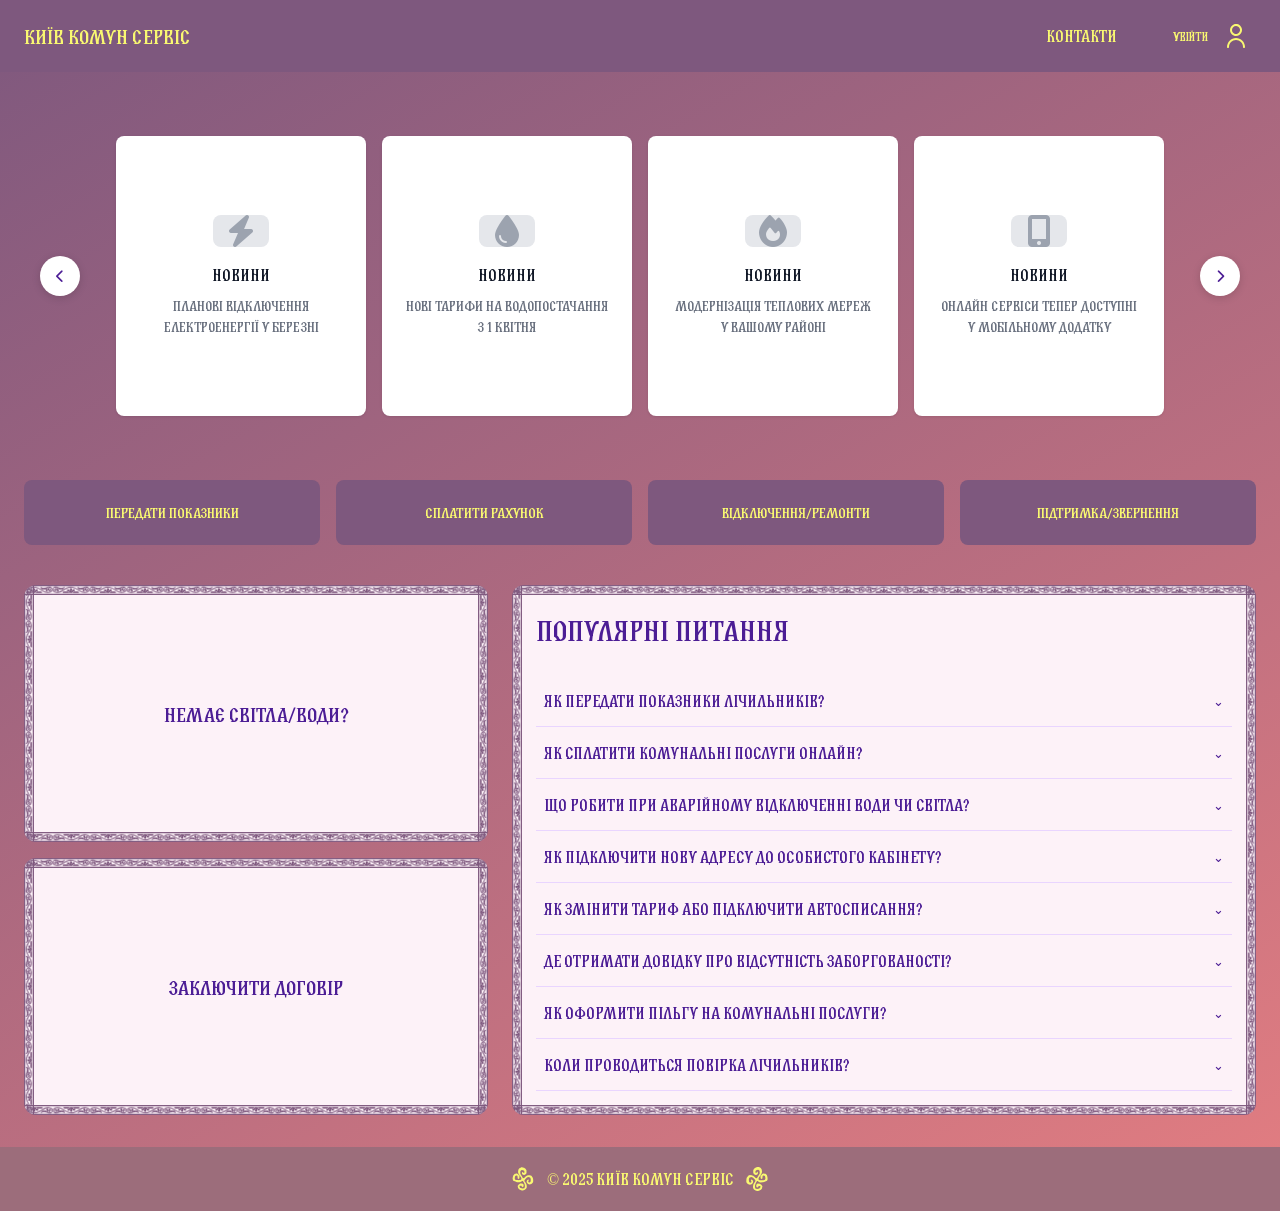
<file: index.html>
<!DOCTYPE html>
<html lang="uk">
<head>
    <meta charset="UTF-8">
    <meta name="viewport" content="width=device-width, initial-scale=1.0">
    <title>Головна - Київ Комун Сервіс</title>
    <link href="https://cdnjs.cloudflare.com/ajax/libs/font-awesome/6.4.0/css/all.min.css" rel="stylesheet">
    <link rel="stylesheet" href="css/styles.css">
</head>
<body class="my-gradient-bg">
    <header class="header">
        <div class="header-content">

            <div class="logo" onclick="window.location.href='index.html'">
                Київ Комун Сервіс
            </div>

            <div class="header-spacer"></div>

            <div class="contacts-dropdown">
                <span class="contacts-btn">Контакти</span>

                <div class="contacts-panel">
                    <p><strong>Телефон підтримки</strong></p>
                    <p>+380 44 123 45 67</p>
                    <p>+380 67 555 33 22</p>

                    <p style="margin-top: 0.75rem;"><strong>E-mail</strong></p>
                    <p>support@kks.gov.ua</p>
                </div>
            </div>

            <div class="user-info">
                <button id="loginButton" class="logout-btn" onclick="window.location.href='login.html'">
                    Увійти
                </button>

                <div class="user-details" id="userInfo" style="display: none;">
                    <div class="user-name" id="userName">Олег Сігма</div>
                    <button class="logout-btn" onclick="logout()">Вийти</button>
                </div>

                <div class="user-avatar"></div>
            </div>

        </div>
    </header>

    <div class="main-content">

        <div class="news-carousel">
            <button class="carousel-btn prev" onclick="prevNews()"><i class="fas fa-chevron-left"></i></button>

            <div class="news-wrapper" id="newsWrapper">
                <div class="news-card">
                    <div class="news-image"><i class="fas fa-bolt" style="font-size: 2rem; color: #9ca3af;"></i></div>
                    <h3 class="news-title">Новини</h3>
                    <p class="news-content">Планові відключення електроенергії у березні</p>
                </div>
                <div class="news-card">
                    <div class="news-image"><i class="fas fa-tint" style="font-size: 2rem; color: #9ca3af;"></i></div>
                    <h3 class="news-title">Новини</h3>
                    <p class="news-content">Нові тарифи на водопостачання з 1 квітня</p>
                </div>
                <div class="news-card">
                    <div class="news-image"><i class="fas fa-fire" style="font-size: 2rem; color: #9ca3af;"></i></div>
                    <h3 class="news-title">Новини</h3>
                    <p class="news-content">Модернізація теплових мереж у вашому районі</p>
                </div>
                <div class="news-card">
                    <div class="news-image"><i class="fas fa-mobile-alt" style="font-size: 2rem; color: #9ca3af;"></i></div>
                    <h3 class="news-title">Новини</h3>
                    <p class="news-content">Онлайн сервіси тепер доступні у мобільному додатку</p>
                </div>
            </div>

            <button class="carousel-btn next" onclick="nextNews()"><i class="fas fa-chevron-right"></i></button>
        </div>

        <div class="quick-actions">
            <button class="action-btn" onclick="goToPageRequiringLogin('meters.html')">Передати показники</button>
            <button class="action-btn" onclick="goToPageRequiringLogin('accounts.html')">Сплатити рахунок</button>
            <button class="action-btn">Відключення/Ремонти</button>
            <button class="action-btn">Підтримка/Звернення</button>
        </div>

        <section class="bottom-section">

            <div class="left-boxes">
                <button class="left-btn">Немає світла/води?</button>
                <button class="left-btn">Заключити договір</button>
            </div>

            <div class="faq-container">
                <h2 class="faq-title">Популярні питання</h2>

                <div class="faq-list" id="faqList">
                </div>
            </div>

        </section>


    </div>

    <footer class="footer">
        <div class="footer-content">
            <svg class="footer-svg-left" width="259" height="287" viewBox="0 0 259 287" fill="none" xmlns="http://www.w3.org/2000/svg">
                <path d="M200.169 154.183L193.444 149.275L180.512 154.502C180.512 154.502 173.453 166.527 173.003 168.049C172.553 169.57 175.997 188.204 175.997 188.204L190.402 202.683L210.599 207.779L234.362 201.471L247.704 186.632C247.704 186.632 251.687 174.477 251.818 171.401C251.949 168.325 250.271 144.374 250.271 144.374C250.271 144.374 246.328 128.415 244.856 126.811C243.383 125.208 230.36 105.396 230.36 105.396L211.047 97.6418L188.298 98.2149C188.298 98.2149 175.75 103.459 172.977 105.266C170.204 107.074 154.621 120.277 154.621 120.277L143.717 132.139L128.641 133.423C128.641 133.423 125.394 128.278 124.306 126.691C123.218 125.104 115.095 107.812 115.095 107.812L103.446 91.9099C103.446 91.9099 96.7133 78.1429 96.8441 75.0672C96.9749 71.9915 98.725 48.9563 98.725 48.9563L113.874 36.8903L130.406 37.5935L143.135 46.2232L146.906 57.1681L144.828 69.79C144.828 69.79 134.988 74.7637 135.086 72.4569C135.184 70.1502 130.93 61.4957 129.409 61.0459C127.887 60.596 121.769 59.5654 120.083 62.9602C118.398 66.355 117.057 79.7785 117.057 79.7785L128.035 93.3408L146.056 95.2628L165.402 84.1456C165.402 84.1456 171.774 70.1658 171.872 67.859C171.97 65.5522 171.127 40.0958 171.127 40.0958L159.257 20.3329L142.013 9.20018L124.091 4.97143C124.091 4.97143 107.591 3.49936 104.835 4.92275C102.078 6.34613 85.9388 14.5184 85.9388 14.5184L75.2886 29.4718C75.2886 29.4718 71.8615 46.6583 70.9781 49.3168C70.0948 51.9754 72.1894 75.174 72.1894 75.174L82.9137 85.6443L83.5929 96.8428L91.9614 108.368L103.373 120.794L110.056 135.714L110.318 147.665L98.3755 156.786C98.3755 156.786 77.5654 157.057 76.0111 157.376C74.4569 157.695 52.1744 156.362 52.1744 156.362L36.2067 151.446C36.2067 151.446 30.9958 138.129 31.192 133.515C31.3882 128.902 36.4676 109.089 36.4676 109.089L49.5147 101.171L61.6703 105.154L65.2781 119.944L65.0083 135.339L73.9084 143.42C73.9084 143.42 85.7368 136.991 86.2193 134.7C86.7018 132.41 87.2495 110.479 87.2495 110.479L78.2102 96.6139L69.8581 84.7039C69.8581 84.7039 54.6921 79.0518 52.3854 78.9536C50.0785 78.8555 29.0886 83.355 29.0886 83.355C29.0886 83.355 17.4158 95.1836 15.379 97.7931C13.3422 100.403 8.7944 116.771 7.96008 118.276C7.12575 119.781 5.37566 142.817 5.69471 144.371C6.01364 145.925 13.319 164.338 13.319 164.338L38.7021 174.277L58.0481 181.262L63.0624 181.09L86.5147 182.088L100.086 179.969L110.728 174.259L118.728 167.281L126.482 166.07C126.482 166.07 135.734 174.937 135.669 176.475C135.603 178.013 145.166 197.678 145.166 197.678L151.302 216.426L151.523 238.39L144.669 254.66L119.916 257.074C119.916 257.074 102.778 252.493 101.257 252.043C99.7353 251.594 88.3238 239.168 88.3238 239.168C88.3238 239.168 88.9124 225.327 90.8838 224.256C92.8552 223.184 110.189 223.151 110.189 223.151L114.328 234.497L126.721 241.957C126.721 241.957 136.406 231.584 136.872 229.678C137.339 227.772 136.618 208.484 136.618 208.484L120.978 195.878L95.4396 198.644L78.4171 209.475C78.4171 209.475 65.7628 226.269 65.6974 227.806C65.632 229.344 70.8677 251.136 70.8677 251.136L82.5655 265.884L106.345 277.295C106.345 277.295 123.131 281.09 124.669 281.156C126.207 281.221 146.526 274.382 146.526 274.382L165.569 261.326L173.511 246.643L175.049 228.606L170.181 207.215L160.921 189.489L148.569 172.017L146.466 158.061L156.217 146.151L173.582 127.246L190.793 121.046L213.747 124.718L220.512 137.716L222.516 153.978L219.31 175.025L209.257 184.997L196.668 182.151C196.668 182.151 192.749 174.666 192.815 173.128C192.88 171.59 195.98 162.093 195.98 162.093L200.169 154.183Z" fill="#F9F871" />
            </svg>
            <div class="footer-left">
                © 2025 Київ Комун Сервіс
            </div>
            <svg class="footer-svg-right" width="247" height="277" viewBox="0 0 247 277" fill="none" xmlns="http://www.w3.org/2000/svg">
                <path d="M51.6568 149.884L58.381 144.976L71.3136 150.203C71.3136 150.203 78.3728 162.228 78.8227 163.749C79.2724 165.271 75.8283 183.905 75.8283 183.905L61.4228 198.383L41.2261 203.479L17.4631 197.172L4.1217 182.333C4.1217 182.333 0.138271 170.177 0.00745396 167.102C-0.123365 164.026 1.55399 140.075 1.55399 140.075C1.55399 140.075 5.49714 124.115 6.96957 122.512C8.44206 120.909 21.4651 101.097 21.4651 101.097L40.7785 93.3425L63.5274 93.9156C63.5274 93.9156 76.0755 99.1593 78.8485 100.967C81.6215 102.775 97.2043 115.978 97.2043 115.978L108.108 127.839L123.184 129.124C123.184 129.124 126.432 123.979 127.52 122.392C128.608 120.805 136.731 103.512 136.731 103.512L148.379 87.6105C148.379 87.6105 155.112 73.8436 154.981 70.7678C154.85 67.6921 153.1 44.6569 153.1 44.6569L137.951 32.591L121.419 33.2942L108.691 41.9239L104.919 52.8688L106.997 65.4907C106.997 65.4907 116.837 70.4644 116.739 68.1576C116.641 65.8508 120.895 57.1964 122.417 56.7465C123.938 56.2967 130.057 55.2661 131.742 58.6609C133.427 62.0556 134.768 75.4791 134.768 75.4791L123.79 89.0415L105.769 90.9635L86.4237 79.8463C86.4237 79.8463 80.0517 65.8664 79.9536 63.5596C79.8554 61.2529 80.6985 35.7964 80.6985 35.7964L92.5682 16.0336L109.812 4.90085L127.735 0.672095C127.735 0.672095 144.234 -0.799975 146.991 0.623413C149.747 2.0468 165.887 10.2191 165.887 10.2191L176.537 25.1725C176.537 25.1725 179.964 42.3589 180.847 45.0175C181.731 47.676 179.636 70.8747 179.636 70.8747L168.912 81.345L168.232 92.5435L159.864 104.069L148.453 116.494L141.769 131.415L141.507 143.366L153.45 152.487C153.45 152.487 174.26 152.757 175.814 153.076C177.368 153.395 199.651 152.062 199.651 152.062L215.619 147.147C215.619 147.147 220.83 133.83 220.633 129.216C220.437 124.602 215.358 104.79 215.358 104.79L202.311 96.8715L190.155 100.855L186.547 115.644L186.817 131.039L177.917 139.121C177.917 139.121 166.089 132.691 165.606 130.401C165.124 128.11 164.576 106.18 164.576 106.18L173.615 92.3146L181.967 80.4045C181.967 80.4045 197.133 74.7524 199.44 74.6543C201.747 74.5562 222.737 79.0557 222.737 79.0557C222.737 79.0557 234.41 90.8843 236.446 93.4938C238.483 96.1033 243.031 112.472 243.865 113.977C244.7 115.482 246.45 138.517 246.131 140.071C245.812 141.626 238.506 160.039 238.506 160.039L213.123 169.977L193.777 176.963L188.763 176.791L165.311 177.788L151.74 175.669L141.098 169.959L133.098 162.982L125.343 161.771C125.343 161.771 116.091 170.638 116.157 172.176C116.222 173.714 106.659 193.378 106.659 193.378L100.523 212.127L100.302 234.09L107.157 250.361L131.91 252.774C131.91 252.774 149.047 248.194 150.569 247.744C152.09 247.294 163.502 234.869 163.502 234.869C163.502 234.869 162.913 221.028 160.942 219.956C158.97 218.885 141.637 218.852 141.637 218.852L137.497 230.198L125.104 237.657C125.104 237.657 115.419 227.285 114.953 225.379C114.487 223.473 115.207 204.184 115.207 204.184L130.848 191.579L156.386 194.344L173.408 205.175C173.408 205.175 186.063 221.969 186.128 223.507C186.193 225.045 180.958 246.837 180.958 246.837L169.26 261.585L145.48 272.996C145.48 272.996 128.694 276.791 127.157 276.856C125.619 276.922 105.299 270.083 105.299 270.083L86.2565 257.027L78.3139 242.344L76.7765 224.307L81.6441 202.916L90.9045 185.19L103.256 167.718L105.359 153.762L95.6089 141.852L78.243 122.947L61.0312 116.747L38.0773 120.419L31.3128 133.417L29.3089 149.678L32.5153 170.725L42.5682 180.697L55.1567 177.851C55.1567 177.851 59.0756 170.366 59.0099 168.828C58.9441 167.29 55.8441 157.793 55.8441 157.793L51.6568 149.884Z" fill="#F9F871" />
            </svg>
        </div>
    </footer>

    <script src="js/auth.js"></script>
    <script src="js/home.js"></script>
</body>
</html>
</file>
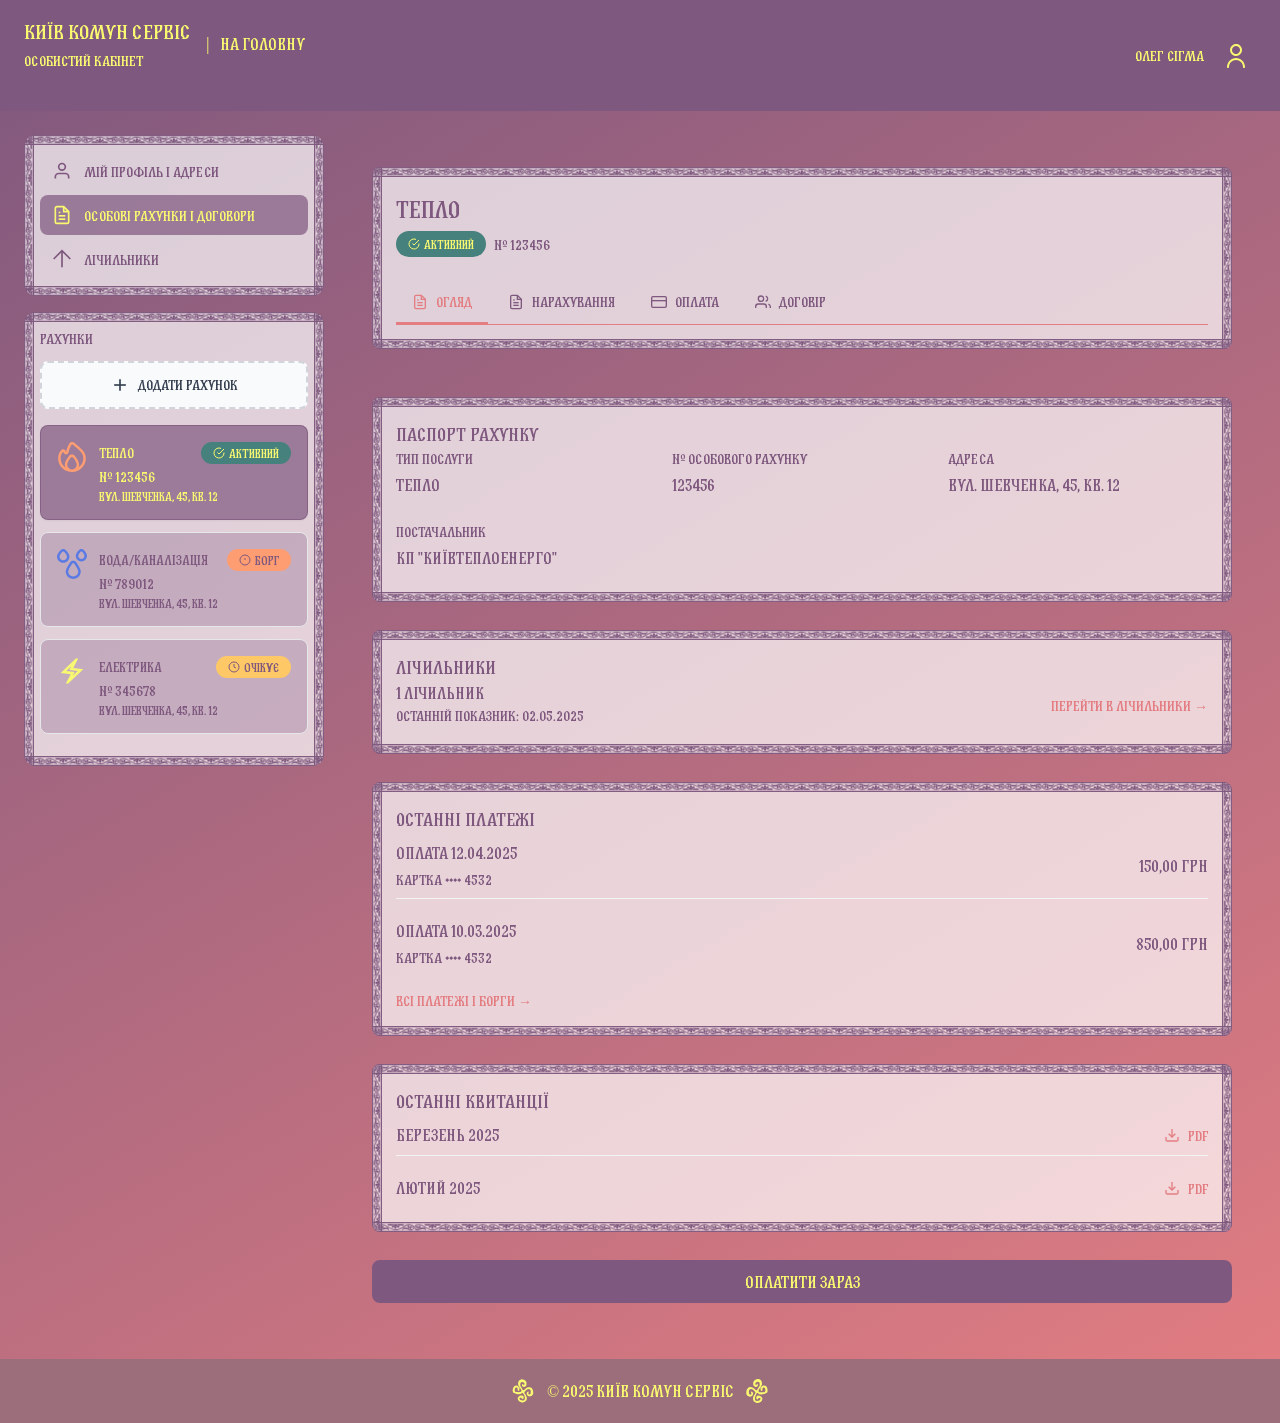
<file: accounts.html>
<!DOCTYPE html>
<html lang="uk">
<head>
    <meta charset="UTF-8">
    <meta name="viewport" content="width=device-width, initial-scale=1.0">
    <title>Київ Комун Сервіс - Рахунки</title>
    <link rel="stylesheet" href="css/styles.css">
</head>
<body class="my-gradient-bg">
    <!-- Header -->
    <header class="header">
        <div class="header-container">
            <div class="header-left">
                <button class="mobile-menu-btn" id="mobileMenuBtn">
                    <svg class="menu-icon" width="24" height="24" viewBox="0 0 24 24" fill="none" stroke="currentColor" stroke-width="2">
                        <line x1="3" y1="12" x2="21" y2="12"></line>
                        <line x1="3" y1="6" x2="21" y2="6"></line>
                        <line x1="3" y1="18" x2="21" y2="18"></line>
                    </svg>
                    <svg class="close-icon hidden" width="24" height="24" viewBox="0 0 24 24" fill="none" stroke="currentColor" stroke-width="2">
                        <line x1="18" y1="6" x2="6" y2="18"></line>
                        <line x1="6" y1="6" x2="18" y2="18"></line>
                    </svg>
                </button>
                <div class="content-header-top">
                    <div class="content-title-wrapper">
                        <h1 class="header-title">Київ Комун Сервіс</h1>
                        <p class="user-subtitle">Особистий кабінет</p>
                    </div>
                    <div class="back-home-wrapper">
                        <span class="divider">|</span>
                        <a href="index.html" class="back-home-link">На головну</a>
                    </div>
                </div>
            </div>
            <div class="header-right">
                <div class="user-info">
                    <p class="user-name">Олег Сігма</p>
                </div>
                <div class="user-avatar"></div>
            </div>
        </div>
    </header>

    <div class="main-container">
        <div class="content-wrapper">
            <!-- Sidebar -->
            <aside class="sidebar" id="sidebar">


                <div class="sidebar-card">
                    <nav class="nav-menu">
                        <a href="profile.html" class="nav-item">
                            <svg width="20" height="20" viewBox="0 0 24 24" fill="none" stroke="currentColor" stroke-width="2">
                                <path d="M20 21v-2a4 4 0 0 0-4-4H8a4 4 0 0 0-4 4v2"></path>
                                <circle cx="12" cy="7" r="4"></circle>
                            </svg>
                            <span>Мій профіль і адреси</span>
                        </a>

                        <a href="accounts.html" class="nav-item active">
                            <svg width="20" height="20" viewBox="0 0 24 24" fill="none" stroke="currentColor" stroke-width="2">
                                <path d="M14 2H6a2 2 0 0 0-2 2v16a2 2 0 0 0 2 2h12a2 2 0 0 0 2-2V8z"></path>
                                <polyline points="14 2 14 8 20 8"></polyline>
                                <line x1="16" y1="13" x2="8" y2="13"></line>
                                <line x1="16" y1="17" x2="8" y2="17"></line>
                                <polyline points="10 9 9 9 8 9"></polyline>
                            </svg>
                            <span>Особові рахунки і договори</span>
                        </a>

                        <a href="meters.html" class="nav-item">
                            <svg width="20" height="20" viewBox="0 0 24 24" fill="none" stroke="currentColor" stroke-width="2">
                                <path d="M12 2v20M2 12l10-10 10 10"></path>
                            </svg>
                            <span>Лічильники</span>
                        </a>
                    </nav>
                </div>


                <div class="sidebar-content">
                    <h2 class="sidebar-title">Рахунки</h2>
                    <button class="add-account-btn sidebar-add-account">
                        <svg width="20" height="20" viewBox="0 0 24 24" fill="none" stroke="currentColor" stroke-width="2">
                            <line x1="12" y1="5" x2="12" y2="19"></line>
                            <line x1="5" y1="12" x2="19" y2="12"></line>
                        </svg>
                        Додати рахунок
                    </button>

                    <div class="accounts-list" id="accountsList"></div>
                </div>


                <button class="mobile-logout-btn">Вийти</button>
            </aside>


            <!-- Main Content -->
            <main class="main-content">
                <div class="content-header">
                    <div class="content-header-top">
                        <div>
                            <h2 class="content-title" id="accountTitle"></h2>
                            <div class="content-meta" id="accountMeta"></div>
                        </div>
                    </div>

                    <!-- Tabs -->
                    <div class="tabs-container">
                        <nav class="tabs" id="tabs">
                            <button class="tab active" data-tab="overview">
                                <svg width="16" height="16" viewBox="0 0 24 24" fill="none" stroke="currentColor" stroke-width="2">
                                    <path d="M14 2H6a2 2 0 0 0-2 2v16a2 2 0 0 0 2 2h12a2 2 0 0 0 2-2V8z"></path>
                                    <polyline points="14 2 14 8 20 8"></polyline>
                                    <line x1="16" y1="13" x2="8" y2="13"></line>
                                    <line x1="16" y1="17" x2="8" y2="17"></line>
                                    <polyline points="10 9 9 9 8 9"></polyline>
                                </svg>
                                Огляд
                            </button>
                            <button class="tab" data-tab="bills">
                                <svg width="16" height="16" viewBox="0 0 24 24" fill="none" stroke="currentColor" stroke-width="2">
                                    <path d="M14 2H6a2 2 0 0 0-2 2v16a2 2 0 0 0 2 2h12a2 2 0 0 0 2-2V8z"></path>
                                    <polyline points="14 2 14 8 20 8"></polyline>
                                    <line x1="16" y1="13" x2="8" y2="13"></line>
                                    <line x1="16" y1="17" x2="8" y2="17"></line>
                                    <polyline points="10 9 9 9 8 9"></polyline>
                                </svg>
                                Нарахування
                            </button>
                            <button class="tab" data-tab="payment">
                                <svg width="16" height="16" viewBox="0 0 24 24" fill="none" stroke="currentColor" stroke-width="2">
                                    <rect x="1" y="4" width="22" height="16" rx="2" ry="2"></rect>
                                    <line x1="1" y1="10" x2="23" y2="10"></line>
                                </svg>
                                Оплата
                            </button>
                            <button class="tab" data-tab="contract">
                                <svg width="16" height="16" viewBox="0 0 24 24" fill="none" stroke="currentColor" stroke-width="2">
                                    <path d="M17 21v-2a4 4 0 0 0-4-4H5a4 4 0 0 0-4 4v2"></path>
                                    <circle cx="9" cy="7" r="4"></circle>
                                    <path d="M23 21v-2a4 4 0 0 0-3-3.87"></path>
                                    <path d="M16 3.13a4 4 0 0 1 0 7.75"></path>
                                </svg>
                                Договір
                            </button>
                        </nav>
                    </div>
                </div>


                <div class="tab-content" id="tabContent"></div>
            </main>
        </div>
    </div>

    <footer class="footer">
        <div class="footer-content">
            <svg class="footer-svg-left" width="259" height="287" viewBox="0 0 259 287" fill="none" xmlns="http://www.w3.org/2000/svg">
                <path d="M200.169 154.183L193.444 149.275L180.512 154.502C180.512 154.502 173.453 166.527 173.003 168.049C172.553 169.57 175.997 188.204 175.997 188.204L190.402 202.683L210.599 207.779L234.362 201.471L247.704 186.632C247.704 186.632 251.687 174.477 251.818 171.401C251.949 168.325 250.271 144.374 250.271 144.374C250.271 144.374 246.328 128.415 244.856 126.811C243.383 125.208 230.36 105.396 230.36 105.396L211.047 97.6418L188.298 98.2149C188.298 98.2149 175.75 103.459 172.977 105.266C170.204 107.074 154.621 120.277 154.621 120.277L143.717 132.139L128.641 133.423C128.641 133.423 125.394 128.278 124.306 126.691C123.218 125.104 115.095 107.812 115.095 107.812L103.446 91.9099C103.446 91.9099 96.7133 78.1429 96.8441 75.0672C96.9749 71.9915 98.725 48.9563 98.725 48.9563L113.874 36.8903L130.406 37.5935L143.135 46.2232L146.906 57.1681L144.828 69.79C144.828 69.79 134.988 74.7637 135.086 72.4569C135.184 70.1502 130.93 61.4957 129.409 61.0459C127.887 60.596 121.769 59.5654 120.083 62.9602C118.398 66.355 117.057 79.7785 117.057 79.7785L128.035 93.3408L146.056 95.2628L165.402 84.1456C165.402 84.1456 171.774 70.1658 171.872 67.859C171.97 65.5522 171.127 40.0958 171.127 40.0958L159.257 20.3329L142.013 9.20018L124.091 4.97143C124.091 4.97143 107.591 3.49936 104.835 4.92275C102.078 6.34613 85.9388 14.5184 85.9388 14.5184L75.2886 29.4718C75.2886 29.4718 71.8615 46.6583 70.9781 49.3168C70.0948 51.9754 72.1894 75.174 72.1894 75.174L82.9137 85.6443L83.5929 96.8428L91.9614 108.368L103.373 120.794L110.056 135.714L110.318 147.665L98.3755 156.786C98.3755 156.786 77.5654 157.057 76.0111 157.376C74.4569 157.695 52.1744 156.362 52.1744 156.362L36.2067 151.446C36.2067 151.446 30.9958 138.129 31.192 133.515C31.3882 128.902 36.4676 109.089 36.4676 109.089L49.5147 101.171L61.6703 105.154L65.2781 119.944L65.0083 135.339L73.9084 143.42C73.9084 143.42 85.7368 136.991 86.2193 134.7C86.7018 132.41 87.2495 110.479 87.2495 110.479L78.2102 96.6139L69.8581 84.7039C69.8581 84.7039 54.6921 79.0518 52.3854 78.9536C50.0785 78.8555 29.0886 83.355 29.0886 83.355C29.0886 83.355 17.4158 95.1836 15.379 97.7931C13.3422 100.403 8.7944 116.771 7.96008 118.276C7.12575 119.781 5.37566 142.817 5.69471 144.371C6.01364 145.925 13.319 164.338 13.319 164.338L38.7021 174.277L58.0481 181.262L63.0624 181.09L86.5147 182.088L100.086 179.969L110.728 174.259L118.728 167.281L126.482 166.07C126.482 166.07 135.734 174.937 135.669 176.475C135.603 178.013 145.166 197.678 145.166 197.678L151.302 216.426L151.523 238.39L144.669 254.66L119.916 257.074C119.916 257.074 102.778 252.493 101.257 252.043C99.7353 251.594 88.3238 239.168 88.3238 239.168C88.3238 239.168 88.9124 225.327 90.8838 224.256C92.8552 223.184 110.189 223.151 110.189 223.151L114.328 234.497L126.721 241.957C126.721 241.957 136.406 231.584 136.872 229.678C137.339 227.772 136.618 208.484 136.618 208.484L120.978 195.878L95.4396 198.644L78.4171 209.475C78.4171 209.475 65.7628 226.269 65.6974 227.806C65.632 229.344 70.8677 251.136 70.8677 251.136L82.5655 265.884L106.345 277.295C106.345 277.295 123.131 281.09 124.669 281.156C126.207 281.221 146.526 274.382 146.526 274.382L165.569 261.326L173.511 246.643L175.049 228.606L170.181 207.215L160.921 189.489L148.569 172.017L146.466 158.061L156.217 146.151L173.582 127.246L190.793 121.046L213.747 124.718L220.512 137.716L222.516 153.978L219.31 175.025L209.257 184.997L196.668 182.151C196.668 182.151 192.749 174.666 192.815 173.128C192.88 171.59 195.98 162.093 195.98 162.093L200.169 154.183Z" fill="#F9F871" />
            </svg>
            <div class="footer-left">
                © 2025 Київ Комун Сервіс
            </div>
            <svg class="footer-svg-right" width="247" height="277" viewBox="0 0 247 277" fill="none" xmlns="http://www.w3.org/2000/svg">
                <path d="M51.6568 149.884L58.381 144.976L71.3136 150.203C71.3136 150.203 78.3728 162.228 78.8227 163.749C79.2724 165.271 75.8283 183.905 75.8283 183.905L61.4228 198.383L41.2261 203.479L17.4631 197.172L4.1217 182.333C4.1217 182.333 0.138271 170.177 0.00745396 167.102C-0.123365 164.026 1.55399 140.075 1.55399 140.075C1.55399 140.075 5.49714 124.115 6.96957 122.512C8.44206 120.909 21.4651 101.097 21.4651 101.097L40.7785 93.3425L63.5274 93.9156C63.5274 93.9156 76.0755 99.1593 78.8485 100.967C81.6215 102.775 97.2043 115.978 97.2043 115.978L108.108 127.839L123.184 129.124C123.184 129.124 126.432 123.979 127.52 122.392C128.608 120.805 136.731 103.512 136.731 103.512L148.379 87.6105C148.379 87.6105 155.112 73.8436 154.981 70.7678C154.85 67.6921 153.1 44.6569 153.1 44.6569L137.951 32.591L121.419 33.2942L108.691 41.9239L104.919 52.8688L106.997 65.4907C106.997 65.4907 116.837 70.4644 116.739 68.1576C116.641 65.8508 120.895 57.1964 122.417 56.7465C123.938 56.2967 130.057 55.2661 131.742 58.6609C133.427 62.0556 134.768 75.4791 134.768 75.4791L123.79 89.0415L105.769 90.9635L86.4237 79.8463C86.4237 79.8463 80.0517 65.8664 79.9536 63.5596C79.8554 61.2529 80.6985 35.7964 80.6985 35.7964L92.5682 16.0336L109.812 4.90085L127.735 0.672095C127.735 0.672095 144.234 -0.799975 146.991 0.623413C149.747 2.0468 165.887 10.2191 165.887 10.2191L176.537 25.1725C176.537 25.1725 179.964 42.3589 180.847 45.0175C181.731 47.676 179.636 70.8747 179.636 70.8747L168.912 81.345L168.232 92.5435L159.864 104.069L148.453 116.494L141.769 131.415L141.507 143.366L153.45 152.487C153.45 152.487 174.26 152.757 175.814 153.076C177.368 153.395 199.651 152.062 199.651 152.062L215.619 147.147C215.619 147.147 220.83 133.83 220.633 129.216C220.437 124.602 215.358 104.79 215.358 104.79L202.311 96.8715L190.155 100.855L186.547 115.644L186.817 131.039L177.917 139.121C177.917 139.121 166.089 132.691 165.606 130.401C165.124 128.11 164.576 106.18 164.576 106.18L173.615 92.3146L181.967 80.4045C181.967 80.4045 197.133 74.7524 199.44 74.6543C201.747 74.5562 222.737 79.0557 222.737 79.0557C222.737 79.0557 234.41 90.8843 236.446 93.4938C238.483 96.1033 243.031 112.472 243.865 113.977C244.7 115.482 246.45 138.517 246.131 140.071C245.812 141.626 238.506 160.039 238.506 160.039L213.123 169.977L193.777 176.963L188.763 176.791L165.311 177.788L151.74 175.669L141.098 169.959L133.098 162.982L125.343 161.771C125.343 161.771 116.091 170.638 116.157 172.176C116.222 173.714 106.659 193.378 106.659 193.378L100.523 212.127L100.302 234.09L107.157 250.361L131.91 252.774C131.91 252.774 149.047 248.194 150.569 247.744C152.09 247.294 163.502 234.869 163.502 234.869C163.502 234.869 162.913 221.028 160.942 219.956C158.97 218.885 141.637 218.852 141.637 218.852L137.497 230.198L125.104 237.657C125.104 237.657 115.419 227.285 114.953 225.379C114.487 223.473 115.207 204.184 115.207 204.184L130.848 191.579L156.386 194.344L173.408 205.175C173.408 205.175 186.063 221.969 186.128 223.507C186.193 225.045 180.958 246.837 180.958 246.837L169.26 261.585L145.48 272.996C145.48 272.996 128.694 276.791 127.157 276.856C125.619 276.922 105.299 270.083 105.299 270.083L86.2565 257.027L78.3139 242.344L76.7765 224.307L81.6441 202.916L90.9045 185.19L103.256 167.718L105.359 153.762L95.6089 141.852L78.243 122.947L61.0312 116.747L38.0773 120.419L31.3128 133.417L29.3089 149.678L32.5153 170.725L42.5682 180.697L55.1567 177.851C55.1567 177.851 59.0756 170.366 59.0099 168.828C58.9441 167.29 55.8441 157.793 55.8441 157.793L51.6568 149.884Z" fill="#F9F871" />
            </svg>
        </div>
    </footer>

    <script src="js/accounts.js"></script>
</body>
</html>
</file>
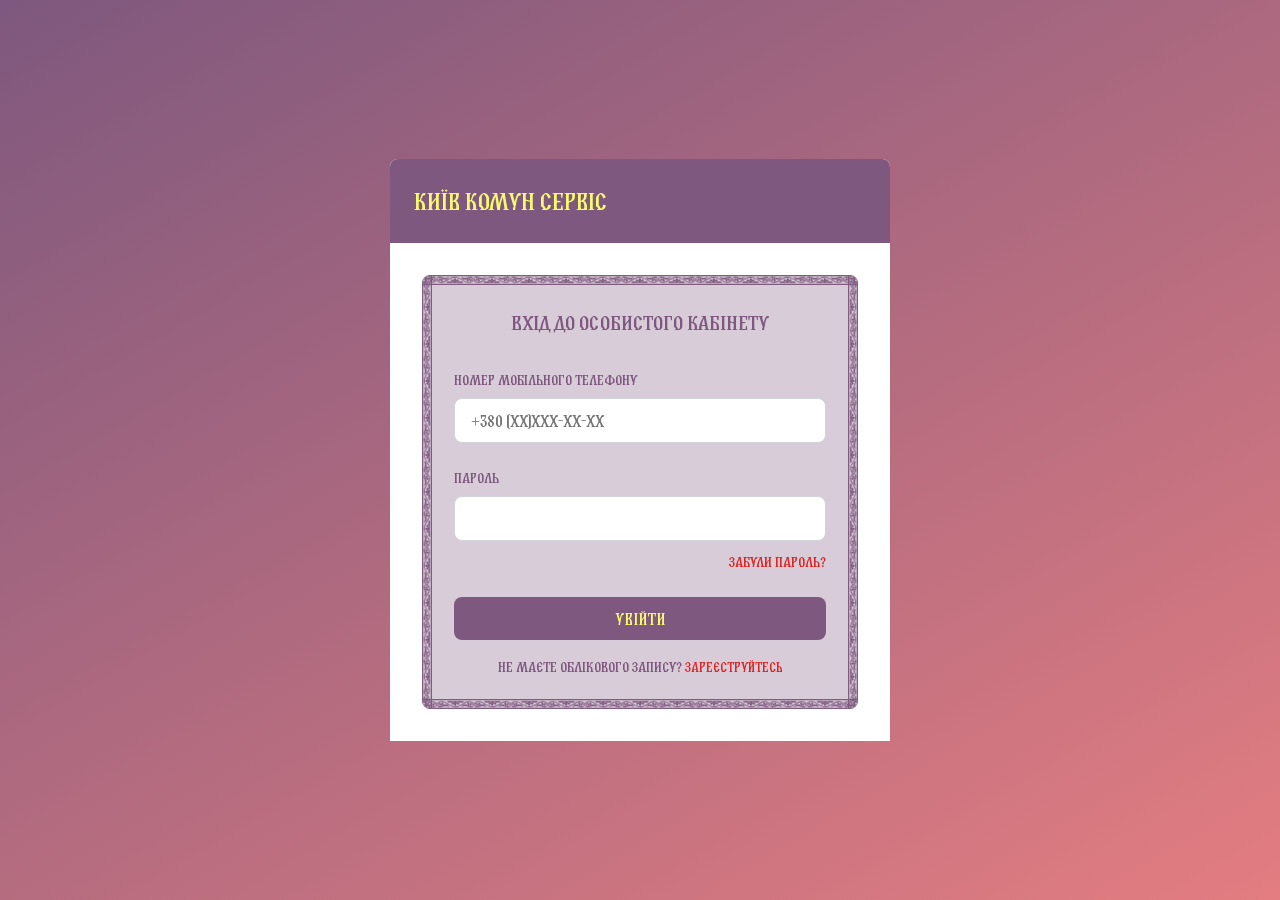
<file: login.html>
<!DOCTYPE html>
<html lang="uk">
<head>
    <meta charset="UTF-8">
    <meta name="viewport" content="width=device-width, initial-scale=1.0">
    <title>Вхід - Київ Комун Сервіс</title>
    <link href="https://cdnjs.cloudflare.com/ajax/libs/font-awesome/6.4.0/css/all.min.css" rel="stylesheet">
    <link rel="stylesheet" href="css/styles.css">
</head>
<body class="my-gradient-bg">
    <div class="login-container">
        <div class="login-card">
            <div class="login-header">
                <h1>Київ Комун Сервіс</h1>
            </div>
            <div class="login-body">
                <div class="login-form-wrapper">
                    <h2 class="login-title">Вхід до особистого кабінету</h2>
                    <form id="loginForm">
                        <div class="form-group">
                            <label class="form-label">Номер мобільного телефону</label>
                            <input type="tel" class="form-input" placeholder="+380 (xx)xxx-xx-xx" required>
                        </div>
                        <div class="form-group">
                            <label class="form-label">Пароль</label>
                            <input type="password" class="form-input" required>
                            <div class="forgot-password">
                                <button type="button">Забули пароль?<br><span style="font-size: 0.75rem;"> </span></button>
                            </div>
                        </div>
                        <button type="submit" class="btn-primary">Увійти</button>
                        <p style="text-align: center; margin-top: 1rem; font-size: 0.875rem;">
                            Не маєте облікового запису? <button type="button" style="color: #dc2626; background: none; border: none; cursor: pointer;">Зареєструйтесь</button>
                        </p>
                    </form>
                </div>
            </div>
        </div>
    </div>

    <script>
        document.getElementById('loginForm').addEventListener('submit', function(e) {
        e.preventDefault();

        
        localStorage.setItem('isLoggedIn', 'true');
        localStorage.setItem('userName', 'Олег Сігма');

        
        const redirectPage = localStorage.getItem('redirectAfterLogin');

        if (redirectPage) {
            localStorage.removeItem('redirectAfterLogin');
            window.location.href = redirectPage;
        } else {
            
            window.location.href = 'profile.html';
        }
    });
    </script>
</body>
</html>
</file>
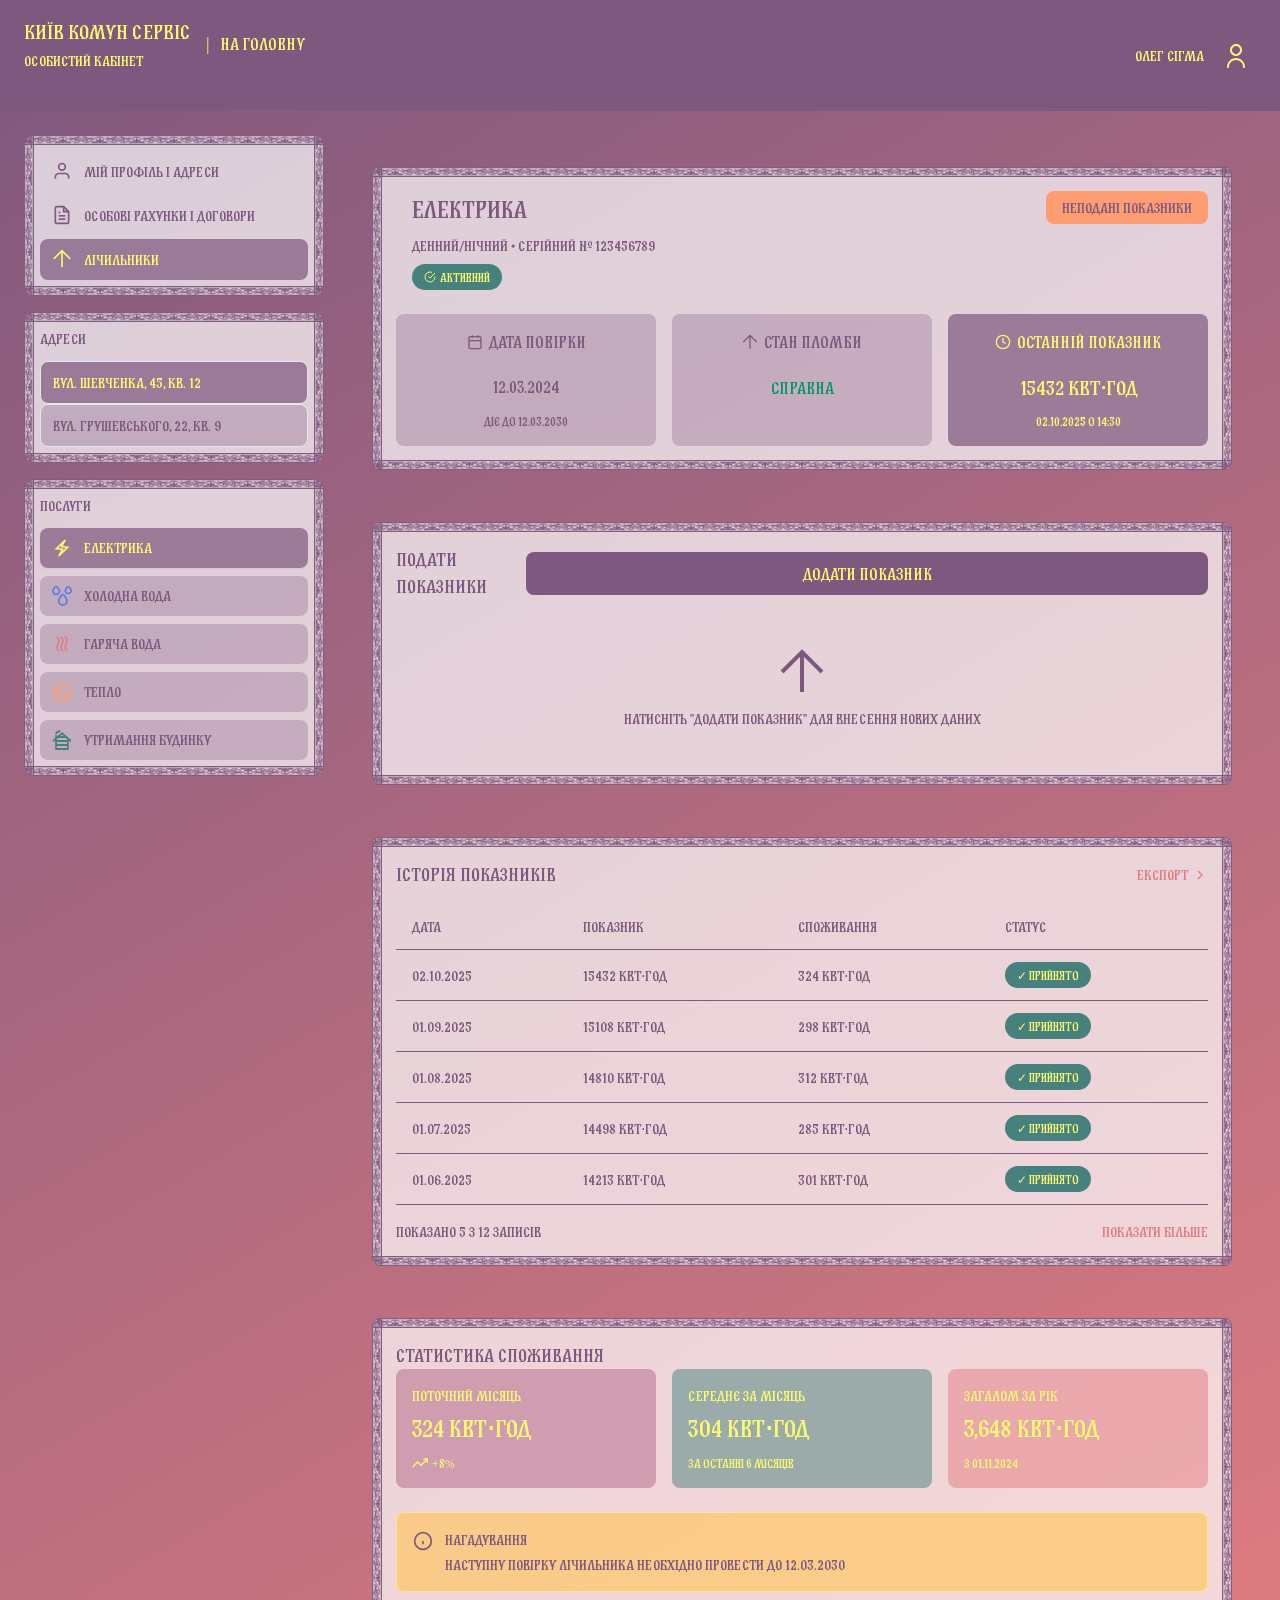
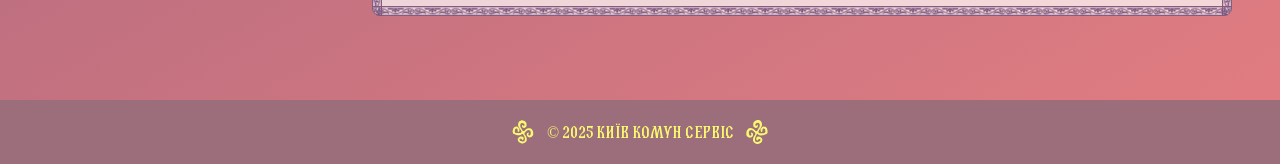
<file: meters.html>
<!DOCTYPE html>
<html lang="uk">
<head>
    <meta charset="UTF-8">
    <meta name="viewport" content="width=device-width, initial-scale=1.0">
    <title>Київ Комун Сервіс | Лічильники</title>
    <link rel="stylesheet" href="css/styles.css">
</head>
<body class="my-gradient-bg">
    <!-- Header -->
    <header class="header">
        <div class="header-container">
            <div class="header-left">
                <button class="mobile-menu-btn" id="mobileMenuBtn">
                    <svg class="menu-icon" id="menuIcon" width="24" height="24" viewBox="0 0 24 24" fill="none" stroke="currentColor" stroke-width="2">
                        <line x1="3" y1="12" x2="21" y2="12"></line>
                        <line x1="3" y1="6" x2="21" y2="6"></line>
                        <line x1="3" y1="18" x2="21" y2="18"></line>
                    </svg>
                    <svg class="close-icon hidden" id="closeIcon" width="24" height="24" viewBox="0 0 24 24" fill="none" stroke="currentColor" stroke-width="2">
                        <line x1="18" y1="6" x2="6" y2="18"></line>
                        <line x1="6" y1="6" x2="18" y2="18"></line>
                    </svg>
                </button>
                <div class="content-header-top">
                    <div class="content-title-wrapper">
                        <h1 class="header-title">Київ Комун Сервіс</h1>
                        <p class="user-subtitle">Особистий кабінет</p>
                    </div>
                    <div class="back-home-wrapper">
                        <span class="divider">|</span>
                        <a href="index.html" class="back-home-link">На головну</a>
                    </div>
                </div>
            </div>
            <div class="header-right">
                <div class="user-info">
                    <p class="user-name">Олег Сігма</p>
                </div>
                <div class="user-avatar"></div>
            </div>
        </div>
    </header>

    <div class="main-container">
        <div class="content-wrapper">
            <!-- Sidebar -->
            <aside class="sidebar" id="sidebar">
                <!-- Navigation -->
                <div class="sidebar-card decor-frame">
                    <nav class="nav-menu">
                        <a href="profile.html" class="nav-item">
                            <svg width="20" height="20" viewBox="0 0 24 24" fill="none" stroke="currentColor" stroke-width="2">
                                <path d="M20 21v-2a4 4 0 0 0-4-4H8a4 4 0 0 0-4 4v2"></path>
                                <circle cx="12" cy="7" r="4"></circle>
                            </svg>
                            <span class="color-mauve">Мій профіль і адреси</span>
                        </a>
                        <a href="accounts.html" class="nav-item">
                            <svg width="20" height="20" viewBox="0 0 24 24" fill="none" stroke="currentColor" stroke-width="2">
                                <path d="M14 2H6a2 2 0 0 0-2 2v16a2 2 0 0 0 2 2h12a2 2 0 0 0 2-2V8z"></path>
                                <polyline points="14 2 14 8 20 8"></polyline>
                                <line x1="16" y1="13" x2="8" y2="13"></line>
                                <line x1="16" y1="17" x2="8" y2="17"></line>
                                <polyline points="10 9 9 9 8 9"></polyline>
                            </svg>
                            <span class="color-mauve">Особові рахунки і договори</span>
                        </a>
                        <a href="meters.html" class="nav-item active">
                            <svg width="20" height="20" viewBox="0 0 24 24" fill="none" stroke="currentColor" stroke-width="2">
                                <path d="M12 2v20M2 12l10-10 10 10"></path>
                            </svg>
                            <span>Лічильники</span>
                        </a>
                    </nav>
                </div>

                <!-- Address -->
                <div class="sidebar-card decor-frame">
                    <h3 class="sidebar-title">Адреси</h3>
                    <button class="address-btn active" data-address="address1">
                        <p>вул. Шевченка, 45, кв. 12</p>
                    </button>

                    <button class="address-btn" data-address="address2">
                        <p>вул. Грушевського, 22, кв. 9</p>
                    </button>
                </div>

                <!-- Services -->
                <div class="sidebar-card decor-frame">
                    <h3 class="sidebar-title">Послуги</h3>
                    <div class="services-list" id="servicesList">
                        <button class="service-btn active" data-service="electricity">
                            <span class="service-icon">
                                <svg width="400" height="400" viewBox="0 0 400 400" fill="none" xmlns="http://www.w3.org/2000/svg">
                                    <path d="M116.667 366.667L183.333 241.667L50 225.001L250 33.334H283.333L216.667 158.334L350 175.001L150 366.667H116.667ZM209.167 263.751L276.25 199.584L164.167 185.417L190.417 136.667L123.75 200.834L235.417 214.584L209.167 263.751Z" fill="#F9F871" />
                                </svg>
                            </span>
                            <span class="service-name">Електрика</span>
                        </button>
                        <button class="service-btn" data-service="cold_water">
                            <span class="service-icon">
                                <svg width="317" height="317" viewBox="0 0 317 317" fill="none" xmlns="http://www.w3.org/2000/svg">
                                    <g clip-path="url(#clip0_264_1466)">
                                        <path d="M171.707 316.604C150.695 316.583 130.55 308.237 115.692 293.398C100.834 278.559 92.478 258.438 92.457 237.453C92.457 216.873 108.307 184.092 139.373 139.992C143.062 134.86 147.92 130.68 153.548 127.796C159.175 124.912 165.409 123.408 171.733 123.408C178.058 123.408 184.292 124.912 189.919 127.796C195.546 130.68 200.405 134.86 204.094 139.992C235.173 184.092 250.957 216.873 250.957 237.453C250.936 258.438 242.58 278.559 227.722 293.398C212.864 308.237 192.719 316.583 171.707 316.604ZM171.707 149.635C169.598 149.619 167.518 150.118 165.647 151.088C163.775 152.058 162.169 153.47 160.969 155.202C122.981 209.011 118.874 230.646 118.874 237.453C118.874 251.447 124.44 264.869 134.348 274.765C144.256 284.661 157.695 290.22 171.707 290.22C185.719 290.22 199.158 284.661 209.066 274.765C218.974 264.869 224.54 251.447 224.54 237.453C224.54 230.646 220.433 209.011 182.445 155.202C181.245 153.47 179.639 152.058 177.768 151.088C175.896 150.118 173.816 149.619 171.707 149.635Z" fill="#5A7AE4" />
                                        <path d="M66.0417 145.11C48.5328 145.089 31.747 138.133 19.3663 125.768C6.98565 113.403 0.020973 96.6383 0 79.1512C0 62.5295 11.1214 41.4886 33.9982 14.8147C37.9662 10.2075 42.8833 6.5102 48.4136 3.97562C53.9439 1.44104 59.9569 0.128906 66.0417 0.128906C72.1264 0.128906 78.1394 1.44104 83.6697 3.97562C89.2 6.5102 94.1172 10.2075 98.0851 14.8147C120.962 41.4622 132.083 62.5032 132.083 79.1512C132.062 96.6383 125.098 113.403 112.717 125.768C100.336 138.133 83.5506 145.089 66.0417 145.11ZM66.0417 26.3839C63.7607 26.3728 61.5053 26.8648 59.4367 27.8248C57.3681 28.7849 55.5372 30.1892 54.0749 31.9377C28.4111 61.8568 26.4167 75.6158 26.4167 79.1512C26.4167 89.6473 30.5914 99.7135 38.0226 107.135C45.4537 114.557 55.5325 118.727 66.0417 118.727C76.5509 118.727 86.6296 114.557 94.0608 107.135C101.492 99.7135 105.667 89.6473 105.667 79.1512C105.667 75.6422 103.672 61.8831 78.0084 31.9773C76.5511 30.2202 74.7222 28.8073 72.6531 27.8402C70.584 26.8731 68.3261 26.3758 66.0417 26.3839Z" fill="#5A7AE4" />
                                        <path d="M257.562 131.444C241.804 131.427 226.696 125.167 215.553 114.038C204.41 102.909 198.142 87.8198 198.125 72.0811C198.125 57.6888 207.371 39.0224 226.47 15.0133C230.208 10.3679 234.942 6.61926 240.323 4.0436C245.704 1.46794 251.595 0.130859 257.562 0.130859C263.53 0.130859 269.421 1.46794 274.802 4.0436C280.183 6.61926 284.917 10.3679 288.655 15.0133C307.754 39.0224 317 57.6888 317 72.0811C316.983 87.8198 310.715 102.909 299.572 114.038C288.429 125.167 273.321 131.427 257.562 131.444ZM257.562 26.3846C255.562 26.3814 253.587 26.8321 251.786 27.7028C249.985 28.5735 248.406 29.8414 247.168 31.4107C226.166 57.8471 224.542 69.2185 224.542 72.0811C224.542 80.8278 228.021 89.2163 234.213 95.4012C240.406 101.586 248.805 105.061 257.562 105.061C266.32 105.061 274.719 101.586 280.912 95.4012C287.104 89.2163 290.583 80.8278 290.583 72.0811C290.583 69.2185 288.959 57.8471 267.957 31.4239C266.72 29.8521 265.142 28.5818 263.341 27.7088C261.54 26.8358 259.564 26.383 257.562 26.3846Z" fill="#5A7AE4" />
                                    </g>
                                    <defs>
                                        <clipPath id="clip0_264_1466">
                                            <rect width="317" height="316.604" fill="white" />
                                        </clipPath>
                                    </defs>
                                </svg>
                            </span>
                            <span class="service-name">Холодна вода</span>
                        </button>
                        <button class="service-btn" data-service="hot_water">
                            <span class="service-icon">
                                <svg width="48" height="48" viewBox="0 0 262 262" fill="none" xmlns="http://www.w3.org/2000/svg">
                                    <path d="M145.19 226.248C144.099 227.158 142.962 227.885 141.779 228.431C140.596 228.977 139.277 229.25 137.822 229.25C136.366 229.25 134.91 228.932 133.455 228.295C131.999 227.658 130.726 226.794 129.634 225.702C122.174 217.697 116.671 209.509 113.123 201.14C109.575 192.77 107.801 183.946 107.801 174.667C107.801 167.935 108.801 160.839 110.803 153.379C112.804 145.919 116.261 136.276 121.174 124.45C125.358 114.079 128.27 106.119 129.907 100.57C131.545 95.0205 132.363 89.8806 132.363 85.15C132.363 78.9639 130.999 73.1872 128.27 67.8198C125.54 62.4524 121.265 57.0396 115.442 51.5813C114.351 50.4896 113.487 49.216 112.85 47.7604C112.213 46.3049 111.895 44.8493 111.895 43.3938C111.895 41.9382 112.167 40.6191 112.713 39.4365C113.259 38.2538 113.987 37.1167 114.897 36.025C115.988 34.9333 117.216 34.1146 118.581 33.5688C119.946 33.0229 121.356 32.75 122.811 32.75C124.267 32.75 125.631 33.0229 126.905 33.5688C128.179 34.1146 129.361 34.8424 130.453 35.7521C138.458 43.2118 144.417 51.0354 148.329 59.2229C152.241 67.4104 154.197 76.0528 154.197 85.15C154.197 91.5181 153.241 98.2045 151.331 105.209C149.421 112.214 146.1 121.357 141.37 132.638C136.821 143.554 133.728 151.924 132.09 157.746C130.453 163.568 129.634 169.117 129.634 174.394C129.634 180.762 130.953 186.902 133.591 192.816C136.23 198.729 140.278 204.688 145.736 210.692C146.646 211.783 147.374 212.966 147.92 214.24C148.465 215.513 148.738 216.878 148.738 218.333C148.738 219.789 148.465 221.199 147.92 222.564C147.374 223.928 146.464 225.156 145.19 226.248ZM198.409 226.248C197.317 227.158 196.18 227.885 194.998 228.431C193.815 228.977 192.496 229.25 191.04 229.25C189.585 229.25 188.129 228.932 186.674 228.295C185.218 227.658 183.945 226.794 182.853 225.702C175.393 217.697 169.889 209.555 166.341 201.276C162.793 192.998 161.02 184.219 161.02 174.94C161.02 168.208 162.02 161.021 164.022 153.379C166.023 145.738 169.48 136.094 174.392 124.45C178.577 114.079 181.488 106.165 183.126 100.706C184.763 95.2479 185.582 90.1535 185.582 85.4229C185.582 79.2368 184.217 73.3691 181.488 67.8198C178.759 62.2705 174.483 56.8576 168.661 51.5813C167.57 50.4896 166.751 49.2615 166.205 47.8969C165.659 46.5323 165.386 45.1222 165.386 43.6667C165.386 42.2111 165.614 40.892 166.068 39.7094C166.523 38.5267 167.206 37.3896 168.115 36.2979C169.207 35.2063 170.481 34.342 171.936 33.7052C173.392 33.0684 174.847 32.75 176.303 32.75C177.758 32.75 179.078 33.0229 180.26 33.5688C181.443 34.1146 182.58 34.8424 183.672 35.7521C191.677 43.2118 197.636 51.0354 201.548 59.2229C205.459 67.4104 207.415 76.0528 207.415 85.15C207.415 91.5181 206.46 98.2045 204.55 105.209C202.639 112.214 199.319 121.448 194.588 132.91C190.04 143.827 186.947 152.197 185.309 158.019C183.672 163.841 182.853 169.299 182.853 174.394C182.853 180.762 184.217 186.993 186.947 193.089C189.676 199.184 193.77 205.142 199.228 210.965C200.138 212.056 200.82 213.239 201.275 214.513C201.73 215.786 201.957 217.06 201.957 218.333C201.957 219.789 201.684 221.244 201.138 222.7C200.592 224.156 199.683 225.338 198.409 226.248ZM91.9716 226.248C90.8799 227.158 89.7428 227.885 88.5602 228.431C87.3775 228.977 86.0584 229.25 84.6029 229.25C83.1473 229.25 81.6918 228.932 80.2362 228.295C78.7806 227.658 77.507 226.794 76.4154 225.702C68.9556 217.697 63.4518 209.555 59.9039 201.276C56.356 192.998 54.582 184.219 54.582 174.94C54.582 168.208 55.5827 161.021 57.5841 153.379C59.5855 145.738 63.0424 136.094 67.9549 124.45C72.1397 114.079 75.0508 106.165 76.6883 100.706C78.3258 95.2479 79.1445 90.1535 79.1445 85.4229C79.1445 79.2368 77.7799 73.3691 75.0508 67.8198C72.3216 62.2705 68.0459 56.8576 62.2237 51.5813C60.9501 50.4896 60.0404 49.2615 59.4945 47.8969C58.9487 46.5323 58.6758 45.1222 58.6758 43.6667C58.6758 42.2111 58.9487 40.8465 59.4945 39.5729C60.0404 38.2993 60.7681 37.1167 61.6779 36.025C62.7695 34.9333 63.9977 34.1146 65.3622 33.5688C66.7268 33.0229 68.1369 32.75 69.5924 32.75C71.048 32.75 72.4126 33.0229 73.6862 33.5688C74.9598 34.1146 76.1424 34.8424 77.2341 35.7521C85.2397 43.2118 91.1983 50.9899 95.1102 59.0865C99.022 67.183 100.978 75.8708 100.978 85.15C100.978 91.5181 100.068 98.2045 98.2487 105.209C96.4292 112.214 93.1543 121.357 88.4237 132.638C83.8751 143.554 80.782 151.924 79.1445 157.746C77.507 163.568 76.6883 169.117 76.6883 174.394C76.6883 180.762 78.0074 186.993 80.6456 193.089C83.2838 199.184 87.332 205.142 92.7904 210.965C93.7001 212.056 94.3824 213.239 94.8372 214.513C95.2921 215.786 95.5195 217.06 95.5195 218.333C95.5195 219.789 95.2466 221.244 94.7008 222.7C94.1549 224.156 93.2452 225.338 91.9716 226.248Z" fill="#E37D81" />
                                </svg>
                            </span>
                            <span class="service-name">Гаряча вода</span>
                        </button>
                        <button class="service-btn" data-service="heating">
                            <span class="service-icon">
                                <svg width="185" height="200" viewBox="0 0 185 200" fill="none" xmlns="http://www.w3.org/2000/svg">
                                    <path d="M130.971 24.1679C124.413 18.6097 117.538 12.7679 110.538 6.4011C105.168 1.51751 97.9155 -0.745771 90.7209 0.217901C83.749 1.13899 77.5459 5.10735 73.7877 11.0511C63.8541 27.6511 56.8307 45.8265 53.0209 64.7929C51.526 62.6343 50.1998 60.364 49.0541 58.0011C45.1073 49.6855 35.1666 46.1437 26.851 50.0906C24.8377 51.046 23.0366 52.3956 21.5541 54.0593C7.5764 68.3429 -0.172426 87.5831 0.00413662 107.568C-0.393129 149.572 27.8612 186.452 68.5209 197.001C76.0862 198.905 83.8533 199.889 91.6541 199.934C91.9041 199.934 94.5623 199.909 95.6373 199.834C145.387 198.223 184.866 157.394 184.804 107.618C184.771 69.8679 159.838 48.7011 130.971 24.1679ZM91.4459 183.209C85.244 182.737 79.1151 180.225 74.4877 176.493C67.2416 171.365 62.4467 163.846 61.3045 155.184C59.8877 141.668 68.2213 123.993 85.2463 104.026C87.0315 101.941 89.6432 100.746 92.3881 100.759C95.0975 100.74 97.674 101.932 99.4131 104.009C115.013 122.526 123.58 139.609 123.58 152.118C123.532 168.551 110.687 181.551 94.3299 183.134C93.6115 183.204 92.3877 183.309 91.4459 183.209ZM138.855 167.359C138.363 167.743 137.821 168.051 137.321 168.418C139.244 163.192 140.234 157.669 140.246 152.101C140.246 131.043 124.955 108.476 112.138 93.2507C107.235 87.4433 100.022 84.0902 92.4213 84.0839H92.3877C84.7717 84.0703 77.533 87.4003 72.5877 93.1921C52.2127 117.059 42.8545 138.5 44.7709 156.925C45.226 161.203 46.3186 165.388 48.0127 169.342C28.2244 155.004 16.5647 132.003 16.6959 107.567C16.535 91.6925 22.7951 76.4261 34.0541 65.2339C35.9764 69.23 38.2846 73.0285 40.9459 76.5757C44.601 81.5171 50.8451 83.8101 56.8291 82.4089C62.9303 81.0593 67.6674 76.2472 68.9209 70.1257C72.269 52.4288 78.667 35.4484 87.8291 19.9425C88.9565 18.1699 90.8186 16.9956 92.9041 16.7425C95.235 16.4288 97.5846 17.1644 99.3209 18.7507C106.471 25.2507 113.488 31.2507 120.154 36.8925C147.971 60.5175 168.079 77.5843 168.079 107.618C168.151 130.99 157.362 153.07 138.879 167.376L138.855 167.359Z" fill="#FF9D72" />
                                </svg>
                            </span>
                            <span class="service-name">Тепло</span>
                        </button>
                        <button class="service-btn" data-service="maintenance">
                            <span class="service-icon">
                                <svg width="188" height="201" viewBox="0 0 188 201" fill="none" xmlns="http://www.w3.org/2000/svg">
                                    <path d="M42.7273 180.054H145.273V160.048H42.7273V180.054ZM42.7273 140.042H145.273V120.036H42.7273V140.042ZM42.7273 100.03H145.273V91.0272L132.882 80.0239H55.1182L42.7273 91.0272V100.03ZM77.3364 60.0179H110.664L94 45.2635L77.3364 60.0179ZM25.6364 200.06V106.282L10.2545 120.036L0 104.031L25.6364 81.0242V50.0149H42.7273V65.7696L94 20.006L188 104.031L177.745 119.786L162.364 106.282V200.06H25.6364ZM25.6364 40.0119C25.6364 31.6761 28.1288 24.5907 33.1136 18.7556C38.0985 12.9205 44.1515 10.003 51.2727 10.003C53.6939 10.003 55.7235 9.04436 57.3614 7.12713C58.9992 5.20989 59.8182 2.83418 59.8182 0H76.9091C76.9091 8.33582 74.4167 15.4213 69.4318 21.2563C64.447 27.0914 58.3939 30.009 51.2727 30.009C48.8515 30.009 46.822 30.9676 45.1841 32.8848C43.5462 34.802 42.7273 37.1778 42.7273 40.0119H25.6364Z" fill="#47817D" />
                                </svg>
                            </span>
                            <span class="service-name">Утримання будинку</span>
                        </button>
                    </div>
                </div>
            </aside>

            <!-- Main Content -->
            <main class="main-content">
                <!-- Service Header -->
                <div class="card decor-frame" id="serviceHeader">
                    <div class="service-header">
                        <div class="service-info">
                            <span class="service-icon-large" id="serviceIconLarge"></span>
                            <div>
                                <h2 class="service-title" id="serviceTitle">Електрика</h2>
                                <p class="service-subtitle" id="serviceSubtitle">денний/нічний • серійний № 123456789</p>
                                <span class="status-badge status-active">
                                    <svg width="12" height="12" viewBox="0 0 24 24" fill="none" stroke="currentColor" stroke-width="2">
                                        <path d="M22 11.08V12a10 10 0 1 1-5.93-9.14"></path>
                                        <polyline points="22 4 12 14.01 9 11.01"></polyline>
                                    </svg>
                                    Активний
                                </span>
                            </div>
                        </div>
                        <button class="unsubmitted-btn">Неподані показники</button>
                    </div>

                    <!-- Meter Info Cards -->
                    <div class="info-cards" id="meterInfoCards">
                        <div class="info-card">
                            <div class="info-card-header">
                                <svg width="16" height="16" viewBox="0 0 24 24" fill="none" stroke="currentColor" stroke-width="2">
                                    <rect x="3" y="4" width="18" height="18" rx="2" ry="2"></rect>
                                    <line x1="16" y1="2" x2="16" y2="6"></line>
                                    <line x1="8" y1="2" x2="8" y2="6"></line>
                                    <line x1="3" y1="10" x2="21" y2="10"></line>
                                </svg>
                                <p>Дата повірки</p>
                            </div>
                            <p class="info-card-value">12.03.2024</p>
                            <p class="info-card-detail">Діє до 12.03.2030</p>
                        </div>

                        <div class="info-card">
                            <div class="info-card-header">
                                <svg width="16" height="16" viewBox="0 0 24 24" fill="none" stroke="currentColor" stroke-width="2">
                                    <path d="M12 2v20M2 12l10-10 10 10"></path>
                                </svg>
                                <p>Стан пломби</p>
                            </div>
                            <p class="info-card-value info-card-value-success">Справна</p>
                            <p class="info-card-detail empty-placeholder"></p>
                        </div>

                        <div class="info-card info-card-highlight">
                            <div class="info-card-header">
                                <svg width="16" height="16" viewBox="0 0 24 24" fill="none" stroke="#F9F871" stroke-width="2">
                                    <circle cx="12" cy="12" r="10"></circle>
                                    <polyline points="12 6 12 12 16 14"></polyline>
                                </svg>
                                <p>Останній показник</p>
                            </div>
                            <p class="info-card-value-large">15432 кВт⋅год</p>
                            <p class="info-card-detail-highlight">02.10.2025 о 14:30</p>
                        </div>
                    </div>
                </div>

                <!-- Submit Reading Form -->
                <div class="card decor-frame" id="submitCard">
                    <div class="card-header">
                        <h3 class="card-title">Подати показники</h3>
                        <button class="btn-primary" id="addReadingBtn">Додати показник</button>
                    </div>

                    <div class="submit-form-container hidden" id="submitFormContainer">
                        <div class="alert-info">
                            <svg width="20" height="20" viewBox="0 0 24 24" fill="none" stroke="currentColor" stroke-width="2">
                                <circle cx="12" cy="12" r="10"></circle>
                                <line x1="12" y1="16" x2="12" y2="12"></line>
                                <line x1="12" y1="8" x2="12.01" y2="8"></line>
                            </svg>
                            <div>
                                <p class="alert-title">Останній поданий показник:</p>
                                <p class="alert-value" id="lastReadingValue">15432 кВт⋅год</p>
                                <p class="alert-date" id="lastReadingDate">02.10.2025</p>
                            </div>
                        </div>

                        <form id="submitForm">
                            <div class="form-group">
                                <label class="form-label">Новий показник (кВт⋅год)</label>
                                <input type="number" id="meterValueInput" class="form-input" placeholder="Більше 15432" min="15433" required>
                                <p class="consumption-info hidden" id="consumptionInfo"></p>
                            </div>

                            <div class="form-actions">
                                <button type="submit" class="btn-submit">Підтвердити показник</button>
                                <button type="button" class="btn-cancel" id="cancelBtn">Скасувати</button>
                            </div>
                        </form>
                    </div>

                    <div class="empty-state" id="emptyState">
                        <svg width="48" height="48" viewBox="0 0 24 24" fill="none" xmlns="http://www.w3.org/2000/svg">
                            <path d="M12 2v20M2 12l10-10 10 10" stroke="#7E587E" stroke-width="2"></path>
                        </svg>
                        <p class="color-mauve">Натисніть "Додати показник" для внесення нових даних</p>
                    </div>
                </div>

                <!-- History -->
                <div class="card decor-frame">
                    <div class="card-header">
                        <h3 class="card-title">Історія показників</h3>
                        <button class="btn-text">
                            Експорт
                            <svg width="16" height="16" viewBox="0 0 24 24" fill="none" stroke="currentColor" stroke-width="2">
                                <polyline points="9 18 15 12 9 6"></polyline>
                            </svg>
                        </button>
                    </div>

                    <div class="table-container">
                        <table class="history-table">
                            <thead>
                                <tr>
                                    <th>Дата</th>
                                    <th>Показник</th>
                                    <th>Споживання</th>
                                    <th>Статус</th>
                                </tr>
                            </thead>
                            <tbody id="historyTableBody">
                        </table>
                    </div>

                    <div class="table-footer">
                        <p class="table-footer-text" id="shownCountText">Показано 5 з 12 записів</p>
                        <button class="btn-text" id="loadMoreBtn">Показати більше</button>
                    </div>
                </div>

                <!-- Statistics -->
                <div class="card decor-frame">
                    <h3 class="card-title">Статистика споживання</h3>

                    <div class="stats-grid">
                        <div class="stat-card stat-card-blue">
                            <p class="stat-label">Поточний місяць</p>
                            <p class="stat-value" id="statMonth">324 кВт⋅год</p>
                            <div class="stat-trend">
                                <svg width="16" height="16" viewBox="0 0 24 24" fill="none" stroke="currentColor" stroke-width="2">
                                    <polyline points="23 6 13.5 15.5 8.5 10.5 1 18"></polyline>
                                    <polyline points="17 6 23 6 23 12"></polyline>
                                </svg>
                                <span id="statMonthChange">+8% від минулого</span>
                            </div>
                        </div>

                        <div class="stat-card stat-card-green">
                            <p class="stat-label">Середнє за місяць</p>
                            <p class="stat-value" id="statAvg">304 кВт⋅год</p>
                            <p class="stat-detail" id="statAvgPeriod">За останні 6 місяців</p>
                        </div>

                        <div class="stat-card stat-card-purple">
                            <p class="stat-label">Загалом за рік</p>
                            <p class="stat-value" id="statYearly">3,648 кВт⋅год</p>
                            <p class="stat-detail" id="statSince">З 01.11.2024</p>
                        </div>
                    </div>

                    <div class="alert-warning">
                        <svg width="20" height="20" viewBox="0 0 24 24" fill="none" stroke="currentColor" stroke-width="2">
                            <circle cx="12" cy="12" r="10"></circle>
                            <line x1="12" y1="16" x2="12" y2="12"></line>
                            <line x1="12" y1="8" x2="12.01" y2="8"></line>
                        </svg>
                        <div>
                            <p class="alert-warning-title">Нагадування</p>
                            <p class="alert-warning-text">Наступну повірку лічильника необхідно провести до 12.03.2030</p>
                        </div>
                    </div>
                </div>
            </main>
        </div>
    </div>

    <footer class="footer">
        <div class="footer-content">
            <svg class="footer-svg-left" width="259" height="287" viewBox="0 0 259 287" fill="none" xmlns="http://www.w3.org/2000/svg">
                <path d="M200.169 154.183L193.444 149.275L180.512 154.502C180.512 154.502 173.453 166.527 173.003 168.049C172.553 169.57 175.997 188.204 175.997 188.204L190.402 202.683L210.599 207.779L234.362 201.471L247.704 186.632C247.704 186.632 251.687 174.477 251.818 171.401C251.949 168.325 250.271 144.374 250.271 144.374C250.271 144.374 246.328 128.415 244.856 126.811C243.383 125.208 230.36 105.396 230.36 105.396L211.047 97.6418L188.298 98.2149C188.298 98.2149 175.75 103.459 172.977 105.266C170.204 107.074 154.621 120.277 154.621 120.277L143.717 132.139L128.641 133.423C128.641 133.423 125.394 128.278 124.306 126.691C123.218 125.104 115.095 107.812 115.095 107.812L103.446 91.9099C103.446 91.9099 96.7133 78.1429 96.8441 75.0672C96.9749 71.9915 98.725 48.9563 98.725 48.9563L113.874 36.8903L130.406 37.5935L143.135 46.2232L146.906 57.1681L144.828 69.79C144.828 69.79 134.988 74.7637 135.086 72.4569C135.184 70.1502 130.93 61.4957 129.409 61.0459C127.887 60.596 121.769 59.5654 120.083 62.9602C118.398 66.355 117.057 79.7785 117.057 79.7785L128.035 93.3408L146.056 95.2628L165.402 84.1456C165.402 84.1456 171.774 70.1658 171.872 67.859C171.97 65.5522 171.127 40.0958 171.127 40.0958L159.257 20.3329L142.013 9.20018L124.091 4.97143C124.091 4.97143 107.591 3.49936 104.835 4.92275C102.078 6.34613 85.9388 14.5184 85.9388 14.5184L75.2886 29.4718C75.2886 29.4718 71.8615 46.6583 70.9781 49.3168C70.0948 51.9754 72.1894 75.174 72.1894 75.174L82.9137 85.6443L83.5929 96.8428L91.9614 108.368L103.373 120.794L110.056 135.714L110.318 147.665L98.3755 156.786C98.3755 156.786 77.5654 157.057 76.0111 157.376C74.4569 157.695 52.1744 156.362 52.1744 156.362L36.2067 151.446C36.2067 151.446 30.9958 138.129 31.192 133.515C31.3882 128.902 36.4676 109.089 36.4676 109.089L49.5147 101.171L61.6703 105.154L65.2781 119.944L65.0083 135.339L73.9084 143.42C73.9084 143.42 85.7368 136.991 86.2193 134.7C86.7018 132.41 87.2495 110.479 87.2495 110.479L78.2102 96.6139L69.8581 84.7039C69.8581 84.7039 54.6921 79.0518 52.3854 78.9536C50.0785 78.8555 29.0886 83.355 29.0886 83.355C29.0886 83.355 17.4158 95.1836 15.379 97.7931C13.3422 100.403 8.7944 116.771 7.96008 118.276C7.12575 119.781 5.37566 142.817 5.69471 144.371C6.01364 145.925 13.319 164.338 13.319 164.338L38.7021 174.277L58.0481 181.262L63.0624 181.09L86.5147 182.088L100.086 179.969L110.728 174.259L118.728 167.281L126.482 166.07C126.482 166.07 135.734 174.937 135.669 176.475C135.603 178.013 145.166 197.678 145.166 197.678L151.302 216.426L151.523 238.39L144.669 254.66L119.916 257.074C119.916 257.074 102.778 252.493 101.257 252.043C99.7353 251.594 88.3238 239.168 88.3238 239.168C88.3238 239.168 88.9124 225.327 90.8838 224.256C92.8552 223.184 110.189 223.151 110.189 223.151L114.328 234.497L126.721 241.957C126.721 241.957 136.406 231.584 136.872 229.678C137.339 227.772 136.618 208.484 136.618 208.484L120.978 195.878L95.4396 198.644L78.4171 209.475C78.4171 209.475 65.7628 226.269 65.6974 227.806C65.632 229.344 70.8677 251.136 70.8677 251.136L82.5655 265.884L106.345 277.295C106.345 277.295 123.131 281.09 124.669 281.156C126.207 281.221 146.526 274.382 146.526 274.382L165.569 261.326L173.511 246.643L175.049 228.606L170.181 207.215L160.921 189.489L148.569 172.017L146.466 158.061L156.217 146.151L173.582 127.246L190.793 121.046L213.747 124.718L220.512 137.716L222.516 153.978L219.31 175.025L209.257 184.997L196.668 182.151C196.668 182.151 192.749 174.666 192.815 173.128C192.88 171.59 195.98 162.093 195.98 162.093L200.169 154.183Z" fill="#F9F871" />
            </svg>
            <div class="footer-left">
                © 2025 Київ Комун Сервіс
            </div>
            <svg class="footer-svg-right" width="247" height="277" viewBox="0 0 247 277" fill="none" xmlns="http://www.w3.org/2000/svg">
                <path d="M51.6568 149.884L58.381 144.976L71.3136 150.203C71.3136 150.203 78.3728 162.228 78.8227 163.749C79.2724 165.271 75.8283 183.905 75.8283 183.905L61.4228 198.383L41.2261 203.479L17.4631 197.172L4.1217 182.333C4.1217 182.333 0.138271 170.177 0.00745396 167.102C-0.123365 164.026 1.55399 140.075 1.55399 140.075C1.55399 140.075 5.49714 124.115 6.96957 122.512C8.44206 120.909 21.4651 101.097 21.4651 101.097L40.7785 93.3425L63.5274 93.9156C63.5274 93.9156 76.0755 99.1593 78.8485 100.967C81.6215 102.775 97.2043 115.978 97.2043 115.978L108.108 127.839L123.184 129.124C123.184 129.124 126.432 123.979 127.52 122.392C128.608 120.805 136.731 103.512 136.731 103.512L148.379 87.6105C148.379 87.6105 155.112 73.8436 154.981 70.7678C154.85 67.6921 153.1 44.6569 153.1 44.6569L137.951 32.591L121.419 33.2942L108.691 41.9239L104.919 52.8688L106.997 65.4907C106.997 65.4907 116.837 70.4644 116.739 68.1576C116.641 65.8508 120.895 57.1964 122.417 56.7465C123.938 56.2967 130.057 55.2661 131.742 58.6609C133.427 62.0556 134.768 75.4791 134.768 75.4791L123.79 89.0415L105.769 90.9635L86.4237 79.8463C86.4237 79.8463 80.0517 65.8664 79.9536 63.5596C79.8554 61.2529 80.6985 35.7964 80.6985 35.7964L92.5682 16.0336L109.812 4.90085L127.735 0.672095C127.735 0.672095 144.234 -0.799975 146.991 0.623413C149.747 2.0468 165.887 10.2191 165.887 10.2191L176.537 25.1725C176.537 25.1725 179.964 42.3589 180.847 45.0175C181.731 47.676 179.636 70.8747 179.636 70.8747L168.912 81.345L168.232 92.5435L159.864 104.069L148.453 116.494L141.769 131.415L141.507 143.366L153.45 152.487C153.45 152.487 174.26 152.757 175.814 153.076C177.368 153.395 199.651 152.062 199.651 152.062L215.619 147.147C215.619 147.147 220.83 133.83 220.633 129.216C220.437 124.602 215.358 104.79 215.358 104.79L202.311 96.8715L190.155 100.855L186.547 115.644L186.817 131.039L177.917 139.121C177.917 139.121 166.089 132.691 165.606 130.401C165.124 128.11 164.576 106.18 164.576 106.18L173.615 92.3146L181.967 80.4045C181.967 80.4045 197.133 74.7524 199.44 74.6543C201.747 74.5562 222.737 79.0557 222.737 79.0557C222.737 79.0557 234.41 90.8843 236.446 93.4938C238.483 96.1033 243.031 112.472 243.865 113.977C244.7 115.482 246.45 138.517 246.131 140.071C245.812 141.626 238.506 160.039 238.506 160.039L213.123 169.977L193.777 176.963L188.763 176.791L165.311 177.788L151.74 175.669L141.098 169.959L133.098 162.982L125.343 161.771C125.343 161.771 116.091 170.638 116.157 172.176C116.222 173.714 106.659 193.378 106.659 193.378L100.523 212.127L100.302 234.09L107.157 250.361L131.91 252.774C131.91 252.774 149.047 248.194 150.569 247.744C152.09 247.294 163.502 234.869 163.502 234.869C163.502 234.869 162.913 221.028 160.942 219.956C158.97 218.885 141.637 218.852 141.637 218.852L137.497 230.198L125.104 237.657C125.104 237.657 115.419 227.285 114.953 225.379C114.487 223.473 115.207 204.184 115.207 204.184L130.848 191.579L156.386 194.344L173.408 205.175C173.408 205.175 186.063 221.969 186.128 223.507C186.193 225.045 180.958 246.837 180.958 246.837L169.26 261.585L145.48 272.996C145.48 272.996 128.694 276.791 127.157 276.856C125.619 276.922 105.299 270.083 105.299 270.083L86.2565 257.027L78.3139 242.344L76.7765 224.307L81.6441 202.916L90.9045 185.19L103.256 167.718L105.359 153.762L95.6089 141.852L78.243 122.947L61.0312 116.747L38.0773 120.419L31.3128 133.417L29.3089 149.678L32.5153 170.725L42.5682 180.697L55.1567 177.851C55.1567 177.851 59.0756 170.366 59.0099 168.828C58.9441 167.29 55.8441 157.793 55.8441 157.793L51.6568 149.884Z" fill="#F9F871" />
            </svg>
        </div>
    </footer>

    <script src="js/meters.js" defer></script>
</body>
</html>
</file>
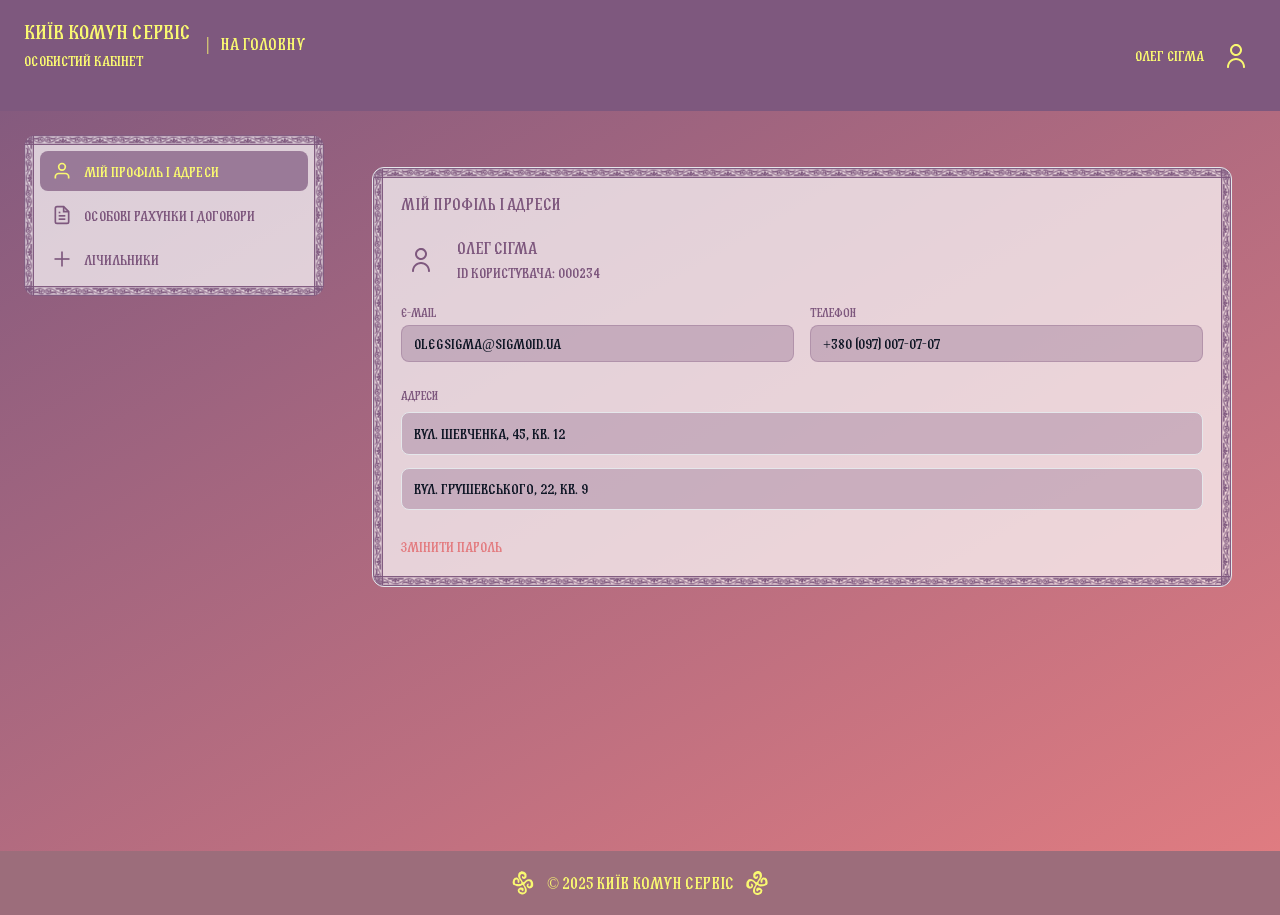
<file: profile.html>
<!DOCTYPE html>
<html lang="uk">
<head>
    <meta charset="UTF-8">
    <meta name="viewport" content="width=device-width, initial-scale=1.0">
    <title>Київ Комун Сервіс | Особистий кабінет</title>
    <link rel="stylesheet" href="css/styles.css">
</head>
<body class="my-gradient-bg">
    <header class="header">
        <div class="header-container">
            <div class="header-left">
                <button class="mobile-menu-btn" id="mobileMenuBtn">
                    <svg class="menu-icon" width="24" height="24" viewBox="0 0 24 24" fill="none" stroke="currentColor" stroke-width="2">
                        <line x1="3" y1="12" x2="21" y2="12"></line>
                        <line x1="3" y1="6" x2="21" y2="6"></line>
                        <line x1="3" y1="18" x2="21" y2="18"></line>
                    </svg>
                    <svg class="close-icon hidden" width="24" height="24" viewBox="0 0 24 24" fill="none" stroke="currentColor" stroke-width="2">
                        <line x1="18" y1="6" x2="6" y2="18"></line>
                        <line x1="6" y1="6" x2="18" y2="18"></line>
                    </svg>
                </button>
                <div class="content-header-top">
                    <div class="content-title-wrapper">
                        <h1 class="header-title">Київ Комун Сервіс</h1>
                        <p class="user-subtitle">Особистий кабінет</p>
                    </div>
                    <div class="back-home-wrapper">
                        <span class="divider">|</span>
                        <a href="index.html" class="back-home-link">На головну</a>
                    </div>
                </div>
            </div>
            <div class="header-right">
                <div class="user-info">
                    <p class="user-name">Олег Сігма</p>
                </div>
                <div class="user-avatar"></div>
            </div>
        </div>
    </header>

    <div class="main-container">
        <div class="content-wrapper">
            <!-- Sidebar -->
            <aside class="sidebar" id="sidebar">

                <div class="sidebar-card decor-frame">
                    <nav class="nav-menu">
                        <a href="profile.html" class="nav-item active">
                            <svg width="20" height="20" viewBox="0 0 24 24" fill="none" stroke="currentColor" stroke-width="2">
                                <path d="M20 21v-2a4 4 0 0 0-4-4H8a4 4 0 0 0-4 4v2"></path>
                                <circle cx="12" cy="7" r="4"></circle>
                            </svg>
                            <span class="color-lemon-light">Мій профіль і адреси</span>
                        </a>

                        <a href="accounts.html" class="nav-item">
                            <svg width="20" height="20" viewBox="0 0 24 24" fill="none" stroke="currentColor" stroke-width="2">
                                <path d="M14 2H6a2 2 0 0 0-2 2v16a2 2 0 0 0 2 2h12a2 2 0 0 0 2-2V8z"></path>
                                <polyline points="14 2 14 8 20 8"></polyline>
                                <line x1="16" y1="13" x2="8" y2="13"></line>
                                <line x1="16" y1="17" x2="8" y2="17"></line>
                                <polyline points="10 9 9 9 8 9"></polyline>
                            </svg>
                            <span class="color-mauve">Особові рахунки і договори</span>
                        </a>

                        <a href="meters.html" class="nav-item">
                            <svg width="20" height="20" viewBox="0 0 24 24" fill="none" stroke="currentColor" stroke-width="2">
                                <path d="M3 12h18"></path>
                                <path d="M12 3v18"></path>
                            </svg>
                            <span class="color-mauve">Лічильники</span>
                        </a>
                    </nav>
                </div>


                <button class="mobile-logout-btn">Вийти</button>
            </aside>

            <!-- Main -->
            <main class="main-content">
                <section class="profile-card decor-frame">
                    <h2 class="profile-title">Мій профіль і адреси</h2>

                    <div class="profile-header">
                        <div class="profile-avatar"></div>
                        <div>
                            <p class="profile-name">Олег Сігма</p>
                            <p class="profile-id">ID користувача: <span>000234</span></p>
                        </div>
                    </div>

                    <div class="profile-grid">
                        <div class="field-group color-black">
                            <label for="email">E-mail</label>
                            <input id="email" type="email" value="olegsigma@sigmoid.ua">
                        </div>
                        <div class="field-group color-black">
                            <label for="phone">Телефон</label>
                            <input id="phone" type="tel" value="+380 (097) 007-07-07">
                        </div>
                    </div>

                    <div class="addresses-main">
                        <p class="addresses-label">Адреси</p>
                        <div class="address-list-main" id="addressListMain"></div>
                    </div>

                    <button class="change-password-btn" type="button">
                        Змінити пароль
                    </button>
                </section>
            </main>
        </div>
    </div>


    <footer class="footer">
        <div class="footer-content">
            <svg class="footer-svg-left" width="259" height="287" viewBox="0 0 259 287" fill="none" xmlns="http://www.w3.org/2000/svg">
                <path d="M200.169 154.183L193.444 149.275L180.512 154.502C180.512 154.502 173.453 166.527 173.003 168.049C172.553 169.57 175.997 188.204 175.997 188.204L190.402 202.683L210.599 207.779L234.362 201.471L247.704 186.632C247.704 186.632 251.687 174.477 251.818 171.401C251.949 168.325 250.271 144.374 250.271 144.374C250.271 144.374 246.328 128.415 244.856 126.811C243.383 125.208 230.36 105.396 230.36 105.396L211.047 97.6418L188.298 98.2149C188.298 98.2149 175.75 103.459 172.977 105.266C170.204 107.074 154.621 120.277 154.621 120.277L143.717 132.139L128.641 133.423C128.641 133.423 125.394 128.278 124.306 126.691C123.218 125.104 115.095 107.812 115.095 107.812L103.446 91.9099C103.446 91.9099 96.7133 78.1429 96.8441 75.0672C96.9749 71.9915 98.725 48.9563 98.725 48.9563L113.874 36.8903L130.406 37.5935L143.135 46.2232L146.906 57.1681L144.828 69.79C144.828 69.79 134.988 74.7637 135.086 72.4569C135.184 70.1502 130.93 61.4957 129.409 61.0459C127.887 60.596 121.769 59.5654 120.083 62.9602C118.398 66.355 117.057 79.7785 117.057 79.7785L128.035 93.3408L146.056 95.2628L165.402 84.1456C165.402 84.1456 171.774 70.1658 171.872 67.859C171.97 65.5522 171.127 40.0958 171.127 40.0958L159.257 20.3329L142.013 9.20018L124.091 4.97143C124.091 4.97143 107.591 3.49936 104.835 4.92275C102.078 6.34613 85.9388 14.5184 85.9388 14.5184L75.2886 29.4718C75.2886 29.4718 71.8615 46.6583 70.9781 49.3168C70.0948 51.9754 72.1894 75.174 72.1894 75.174L82.9137 85.6443L83.5929 96.8428L91.9614 108.368L103.373 120.794L110.056 135.714L110.318 147.665L98.3755 156.786C98.3755 156.786 77.5654 157.057 76.0111 157.376C74.4569 157.695 52.1744 156.362 52.1744 156.362L36.2067 151.446C36.2067 151.446 30.9958 138.129 31.192 133.515C31.3882 128.902 36.4676 109.089 36.4676 109.089L49.5147 101.171L61.6703 105.154L65.2781 119.944L65.0083 135.339L73.9084 143.42C73.9084 143.42 85.7368 136.991 86.2193 134.7C86.7018 132.41 87.2495 110.479 87.2495 110.479L78.2102 96.6139L69.8581 84.7039C69.8581 84.7039 54.6921 79.0518 52.3854 78.9536C50.0785 78.8555 29.0886 83.355 29.0886 83.355C29.0886 83.355 17.4158 95.1836 15.379 97.7931C13.3422 100.403 8.7944 116.771 7.96008 118.276C7.12575 119.781 5.37566 142.817 5.69471 144.371C6.01364 145.925 13.319 164.338 13.319 164.338L38.7021 174.277L58.0481 181.262L63.0624 181.09L86.5147 182.088L100.086 179.969L110.728 174.259L118.728 167.281L126.482 166.07C126.482 166.07 135.734 174.937 135.669 176.475C135.603 178.013 145.166 197.678 145.166 197.678L151.302 216.426L151.523 238.39L144.669 254.66L119.916 257.074C119.916 257.074 102.778 252.493 101.257 252.043C99.7353 251.594 88.3238 239.168 88.3238 239.168C88.3238 239.168 88.9124 225.327 90.8838 224.256C92.8552 223.184 110.189 223.151 110.189 223.151L114.328 234.497L126.721 241.957C126.721 241.957 136.406 231.584 136.872 229.678C137.339 227.772 136.618 208.484 136.618 208.484L120.978 195.878L95.4396 198.644L78.4171 209.475C78.4171 209.475 65.7628 226.269 65.6974 227.806C65.632 229.344 70.8677 251.136 70.8677 251.136L82.5655 265.884L106.345 277.295C106.345 277.295 123.131 281.09 124.669 281.156C126.207 281.221 146.526 274.382 146.526 274.382L165.569 261.326L173.511 246.643L175.049 228.606L170.181 207.215L160.921 189.489L148.569 172.017L146.466 158.061L156.217 146.151L173.582 127.246L190.793 121.046L213.747 124.718L220.512 137.716L222.516 153.978L219.31 175.025L209.257 184.997L196.668 182.151C196.668 182.151 192.749 174.666 192.815 173.128C192.88 171.59 195.98 162.093 195.98 162.093L200.169 154.183Z" fill="#F9F871" />
            </svg>
            <div class="footer-left">
                © 2025 Київ Комун Сервіс
            </div>
            <svg class="footer-svg-right" width="247" height="277" viewBox="0 0 247 277" fill="none" xmlns="http://www.w3.org/2000/svg">
                <path d="M51.6568 149.884L58.381 144.976L71.3136 150.203C71.3136 150.203 78.3728 162.228 78.8227 163.749C79.2724 165.271 75.8283 183.905 75.8283 183.905L61.4228 198.383L41.2261 203.479L17.4631 197.172L4.1217 182.333C4.1217 182.333 0.138271 170.177 0.00745396 167.102C-0.123365 164.026 1.55399 140.075 1.55399 140.075C1.55399 140.075 5.49714 124.115 6.96957 122.512C8.44206 120.909 21.4651 101.097 21.4651 101.097L40.7785 93.3425L63.5274 93.9156C63.5274 93.9156 76.0755 99.1593 78.8485 100.967C81.6215 102.775 97.2043 115.978 97.2043 115.978L108.108 127.839L123.184 129.124C123.184 129.124 126.432 123.979 127.52 122.392C128.608 120.805 136.731 103.512 136.731 103.512L148.379 87.6105C148.379 87.6105 155.112 73.8436 154.981 70.7678C154.85 67.6921 153.1 44.6569 153.1 44.6569L137.951 32.591L121.419 33.2942L108.691 41.9239L104.919 52.8688L106.997 65.4907C106.997 65.4907 116.837 70.4644 116.739 68.1576C116.641 65.8508 120.895 57.1964 122.417 56.7465C123.938 56.2967 130.057 55.2661 131.742 58.6609C133.427 62.0556 134.768 75.4791 134.768 75.4791L123.79 89.0415L105.769 90.9635L86.4237 79.8463C86.4237 79.8463 80.0517 65.8664 79.9536 63.5596C79.8554 61.2529 80.6985 35.7964 80.6985 35.7964L92.5682 16.0336L109.812 4.90085L127.735 0.672095C127.735 0.672095 144.234 -0.799975 146.991 0.623413C149.747 2.0468 165.887 10.2191 165.887 10.2191L176.537 25.1725C176.537 25.1725 179.964 42.3589 180.847 45.0175C181.731 47.676 179.636 70.8747 179.636 70.8747L168.912 81.345L168.232 92.5435L159.864 104.069L148.453 116.494L141.769 131.415L141.507 143.366L153.45 152.487C153.45 152.487 174.26 152.757 175.814 153.076C177.368 153.395 199.651 152.062 199.651 152.062L215.619 147.147C215.619 147.147 220.83 133.83 220.633 129.216C220.437 124.602 215.358 104.79 215.358 104.79L202.311 96.8715L190.155 100.855L186.547 115.644L186.817 131.039L177.917 139.121C177.917 139.121 166.089 132.691 165.606 130.401C165.124 128.11 164.576 106.18 164.576 106.18L173.615 92.3146L181.967 80.4045C181.967 80.4045 197.133 74.7524 199.44 74.6543C201.747 74.5562 222.737 79.0557 222.737 79.0557C222.737 79.0557 234.41 90.8843 236.446 93.4938C238.483 96.1033 243.031 112.472 243.865 113.977C244.7 115.482 246.45 138.517 246.131 140.071C245.812 141.626 238.506 160.039 238.506 160.039L213.123 169.977L193.777 176.963L188.763 176.791L165.311 177.788L151.74 175.669L141.098 169.959L133.098 162.982L125.343 161.771C125.343 161.771 116.091 170.638 116.157 172.176C116.222 173.714 106.659 193.378 106.659 193.378L100.523 212.127L100.302 234.09L107.157 250.361L131.91 252.774C131.91 252.774 149.047 248.194 150.569 247.744C152.09 247.294 163.502 234.869 163.502 234.869C163.502 234.869 162.913 221.028 160.942 219.956C158.97 218.885 141.637 218.852 141.637 218.852L137.497 230.198L125.104 237.657C125.104 237.657 115.419 227.285 114.953 225.379C114.487 223.473 115.207 204.184 115.207 204.184L130.848 191.579L156.386 194.344L173.408 205.175C173.408 205.175 186.063 221.969 186.128 223.507C186.193 225.045 180.958 246.837 180.958 246.837L169.26 261.585L145.48 272.996C145.48 272.996 128.694 276.791 127.157 276.856C125.619 276.922 105.299 270.083 105.299 270.083L86.2565 257.027L78.3139 242.344L76.7765 224.307L81.6441 202.916L90.9045 185.19L103.256 167.718L105.359 153.762L95.6089 141.852L78.243 122.947L61.0312 116.747L38.0773 120.419L31.3128 133.417L29.3089 149.678L32.5153 170.725L42.5682 180.697L55.1567 177.851C55.1567 177.851 59.0756 170.366 59.0099 168.828C58.9441 167.29 55.8441 157.793 55.8441 157.793L51.6568 149.884Z" fill="#F9F871" />
            </svg>
        </div>
    </footer>

    <script src="js/profile.js"></script>
</body>
</html>
</file>
<file: css/styles.css>
@import 'base.css';

/* =========================
   0. RESET
   ========================= */
* {
    margin: 0;
    padding: 0;
    box-sizing: border-box;
}

body {
    font-family: var(--font-main) !important;
    background-color: #f9fafb;
    color: var(--mauve);
    min-height: 100vh;
    line-height: 1.5;
}

button, input, textarea {
    font-family: var(--font-main);
    color: var(--mauve);
}

.hidden {
    display: none !important;
}

/* Утиліти */
.text-right { text-align: right; }
.text-center { text-align: center; }
.font-medium { font-weight: 500; }

.my-gradient-bg {
    background: linear-gradient(150deg, var(--mauve), var(--coral-soft));
}

.color-mauve {
    color: var(--mauve);
}

.color-rosewood {
    color: var(--rosewood);
}

.color-coral-soft {
    color: var(--coral-soft);
}

.color-peach-bright {
    color: var(--peach-bright);
}

.color-amber-soft {
    color: var(--amber-soft);
}

.color-lemon-light {
    color: var(--lemon-light);
}

.color-teal-muted {
    color: var(--teal-muted);
}

.color-black input{
    color: #111827;
}

/* =========================
   1. ФУТЕР
   ========================= */
.footer {
    display: flex;
    justify-content: center;
    align-items: center;
    padding: 1.25rem;
    background-color: #9C6D7B;
    position: relative;
}

.footer-content {
    display: flex;
    z-index: 1;
    color: #F9F871;
    font-size: 1rem;
}

.footer-left {
    color: #F9F871;
    margin: 0 0.5rem;
}

.footer-svg-left,
.footer-svg-right {
    width: 1.5rem;
    height: 1.5rem;
    margin: 0 0.25rem;
    flex-shrink: 0; 
}

.footer-svg-left {
    left: 0;
}

.footer-svg-right {
    right: 0;
}

.decor-frame {
    border: none;
    box-shadow: none;
    background-image: url('../Assets/top.png'), url('../Assets/bottom.png'), url('../Assets/left.png'), url('../Assets/right.png');
    background-position: top center, bottom center, left center, right center;
    background-repeat: repeat-x, repeat-x, repeat-y, repeat-y;
    background-size: auto 10px, auto 10px, 10px auto, 10px auto;
}

/* =========================
   2. ХЕДЕР 
   ========================= */

.header {
    background: var(--mauve);
    border-bottom: none;
    position: sticky;
    top: 0;
    z-index: 100;
    box-shadow: none;
}


.header-content,
.header-container {
    max-width: 1280px;
    margin: 0 auto;
    padding: 1rem 1.5rem;
    display: flex;
    align-items: center;
    justify-content: space-between;
    gap: 1.5rem;
}

.header-left {
    display: flex;
    align-items: center;
    gap: 0.75rem;
}

.header-right {
    display: flex;
    align-items: center;
    gap: 0.75rem;
}

.header-title {
    font-size: 1.25rem;
    font-weight: 700;
    color: var(--lemon-light); 
}
.back-home-wrapper {
    display: flex;
    align-items: center;
    gap: 10px;
    font-size: 16px; 
}

.divider {
    color: var(--lemon-light);
    font-weight: 300;
    font-size: 18px; 
}

.back-home-link {
    color: var(--lemon-light); 
    text-decoration: none;
    font-weight: 600;  
    font-size: 16px;   
    transition: color .2s ease;
}

.back-home-link:hover {
    color: var(--lemon-light);
}

/* Для головної: логотип,Контакти,юзер */
.logo {
    font-size: 1.25rem;
    font-weight: 700;
    color: var(--lemon-light); 
    cursor: pointer;
    transition: color 0.2s;
}

.logo:hover {
    color: #ffc; 
}


.header-spacer {
    flex: 1;
}

/* Мобільне меню (кабінет) */
.mobile-menu-btn {
    display: none;
    padding: 0.5rem;
    background: none;
    border: none;
    cursor: pointer;
    border-radius: 0.5rem;
    transition: background-color 0.2s;
}

.mobile-menu-btn:hover {
    background-color: #f3f4f6;
}

/* Блок юзера в хедері (усі сторінки з особистим кабінетом + головна) */
.user-info {
    display: flex;
    align-items: center;
    gap: 0.5rem;
    text-align: right;
}

.user-details {
    text-align: right;
}

.user-name {
    font-size: 0.875rem;
    font-weight: 500;
    color: var(--lemon-light); 
}

.user-subtitle {
    font-size: 0.75rem;
    color: var(--lemon-light);
}

.logout-btn {
    font-size: 0.75rem;
    color: var(--lemon-light); 
    background: none;
    border: none;
    cursor: pointer;
    transition: color 0.2s;
}

.logout-btn:hover {
    color: #ffc; 
}

.user-avatar {
    width: 40px;
    height: 40px;
    background-image: url('../Assets/user.svg'); 
    background-size: 60%; 
    background-repeat: no-repeat;
    background-position: center;
}

/* =========================
   3. ДРОПДАУН "КОНТАКТИ" (головна)
   ========================= */

.contacts-dropdown {
    position: relative;
    margin-right: 2rem;
    font-weight: 500;
    cursor: pointer;
}

.contacts-btn {
    color: var(--lemon-light);
    transition: color 0.2s;
}

.contacts-btn:hover {
    color: #ffc;
}

.contacts-panel {
    position: absolute;
    top: 120%;
    right: 0;
    width: 220px;
    padding: 1rem;
    background: rgba(255, 255, 255, 0.85);
    backdrop-filter: blur(6px);
    border-radius: 0.5rem;
    box-shadow: 0 4px 15px rgba(0,0,0,0.15);

    opacity: 0;
    pointer-events: none;
    transform: translateY(-10px);
    transition: all 0.25s ease;
}

.contacts-dropdown:hover .contacts-panel {
    opacity: 1;
    pointer-events: auto;
    transform: translateY(0);
}

.contacts-panel p {
    margin: 0.25rem 0;
    font-size: 0.9rem;
}

/* =========================
   4. ГОЛОВНА СТОРІНКА (index.html)
   ========================= */

.main-content {
    max-width: 1280px;
    margin: 0 auto;
    padding: 2rem 1.5rem;
    background-color: transparent;
}

.news-carousel {
    background: transparent; 
    border-radius: 0.5rem;
    padding: 0; 
    margin-bottom: 2rem;
    position: relative;
    overflow: hidden;
}

.news-wrapper {
    display: flex;
    gap: 1rem;
    padding: 2rem 0; 
    overflow: hidden;
    justify-content: center;
}

/* Для логіки карусель*/
#newsWrapper {
    display: flex;
    gap: 1rem;
    overflow: hidden;
}

.slide-animation {
    transition: transform 0.3s ease;
    transform: translateX(-20px);
}

.news-card {
    flex: 0 0 250px;
    background: white;
    border-radius: 0.5rem;
    padding: 1.5rem;
    box-shadow: 0 1px 3px rgba(0,0,0,0.1);
    height: 280px; 
    display: flex;
    align-items: center;
    justify-content: center;
    flex-direction: column;
}

.news-image {
    aspect-ratio: 16/9;
    background: #e5e7eb;
    border-radius: 0.5rem;
    margin-bottom: 1rem;
    display: flex !important; 
    align-items: center;
    justify-content: center;
}

.news-title {
    font-weight: 600;
    text-align: center;
    margin-bottom: 0.5rem;
    font-size: 1rem;
    display: block !important; 
    color: #111827; 
}

.news-content {
    font-size: 0.875rem;
    color: #6b7280;
    text-align: center;
    display: block !important; 
}


/* Стрілки каруселі */
.carousel-btn {
    position: absolute;
    top: 50%;
    transform: translateY(-50%);
    background: white;
    border: none;
    width: 40px;
    height: 40px;
    border-radius: 50%;
    box-shadow: 0 2px 8px rgba(0,0,0,0.15);
    cursor: pointer;
    z-index: 10;
    transition: all 0.2s;
    color: #4c1d95; 
}

.carousel-btn:hover {
    background: #e5e7eb;
    box-shadow: 0 4px 12px rgba(0,0,0,0.2);
}

.carousel-btn.prev {
    left: 1rem;
}

.carousel-btn.next {
    right: 1rem;
}

/* Швидкі дії */
.quick-actions {
    display: flex; 
    flex-wrap: wrap;
    gap: 1rem;
    margin-bottom: 2rem;
}

.action-btn {
    flex: 1 1 calc(25% - 0.75rem); 
    background: var(--mauve);
    padding: 1.5rem 1rem;
    border-radius: 0.5rem;
    text-align: center;
    font-weight: 500;
    cursor: pointer;
    border: none;
    transition: background 0.2s;
    font-size: 0.9rem;
    color: var(--lemon-light); 
}

.action-btn:hover {
    background: var(--mauve-50);
}


/* Home Grid (Flexbox) */
.home-grid {
    display: flex; 
    gap: 1rem;
}

.grid-left {
    display: flex;
    flex-direction: column;
    gap: 1rem;
    flex: 1; 
}

.home-grid > *:not(.grid-left) {
    flex: 2; 
}

.info-card {
    background: #d1d5db;
    border-radius: 0.5rem;
    padding: 3rem 1.5rem;
    display: flex;
    align-items: center;
    justify-content: center;
}

.info-card h3 {
    font-weight: 600;
    text-align: center;
}

.info-card-large h3 {
    font-size: 1.125rem;
}

/* Нижні кнопки  */
.bottom-section {
    display: flex;
    gap: 24px;
    margin-top: 40px;
    align-items: stretch; 
}


.left-boxes {
    display: flex;
    flex-direction: column;
    gap: 16px;
    flex: 2;           
}

.left-btn {
    flex: 1 1 100%; 
    background-color: #fdf2f8; 
    
    /* Рамка */
    border: none;
    box-shadow: none;
    background-image: 
        url('../Assets/top.png'), 
        url('../Assets/bottom.png'), 
        url('../Assets/left.png'), 
        url('../Assets/right.png');
    background-position: 
        top center, 
        bottom center, 
        left center, 
        right center;
    background-repeat: 
        repeat-x, 
        repeat-x, 
        repeat-y, 
        repeat-y;
    background-size: 
        auto 10px, 
        auto 10px, 
        10px auto, 
        10px auto; 
    
    border-radius: 12px;
    padding: 32px;
    font-size: 20px;
    font-weight: 600;
    text-align: center;
    cursor: pointer;
    transition: background-color 0.2s;
    color: #4c1d95; 
}

.left-btn:hover {
    background-color: #fce7f3;
}

/* FAQ  */
.faq-container {
    flex: 3;               
    background-color: #fdf2f8; 
    
    /* Рамка */
    border: none;
    box-shadow: none;
    background-image: 
        url('../Assets/top.png'), 
        url('../Assets/bottom.png'), 
        url('../Assets/left.png'), 
        url('../Assets/right.png');
    background-position: 
        top center, 
        bottom center, 
        left center, 
        right center;
    background-repeat: 
        repeat-x, 
        repeat-x, 
        repeat-y, 
        repeat-y;
    background-size: 
        auto 10px, 
        auto 10px, 
        10px auto, 
        10px auto; 

    
    border-radius: 12px;
    padding: 24px;
    display: flex;
    flex-direction: column;
}

.faq-title {
    font-size: 1.75rem;
    font-weight: 700;
    margin-bottom: 1.5rem;
    color: #4c1d95;
}

.faq-item {
    border-bottom: 1px solid #e9d5ff; 
}

.faq-question-btn {
    width: 100%;
    padding: 1rem 0.5rem;
    background: none;
    border: none;
    cursor: pointer;
    display: flex;
    justify-content: space-between;
    align-items: center;
    text-align: left;
    transition: background 0.15s;
    color: #4c1d95; 
}

.faq-question-btn:hover {
    background: #fce7f3;
}

.faq-question-text {
    font-size: 1rem;
    font-weight: 500;
    padding-right: 1rem;
}

.faq-answer {
    padding: 0 0.5rem 1rem;
    color: #6b7280;
    display: none;
}

.faq-arrow {
    transition: transform 0.3s ease;
}

.faq-item.open .faq-arrow {
    transform: rotate(180deg);
}

.faq-item.open .faq-answer {
    display: block;
}


/* Адаптив для планшетів (до 1024px) */
@media (max-width: 1024px) {
    .home-grid {
        flex-direction: column;
    }

    .action-btn {
        flex: 1 1 calc(50% - 0.5rem); 
    }
    
    .bottom-section {
        flex-direction: column;
        gap: 1rem;
    }

    .left-boxes {
        flex-direction: row; 
        flex-wrap: wrap;
        gap: 16px;
    }

    .left-boxes > .left-btn {
        flex: 1 1 calc(50% - 8px);
    }
}

/* Адаптив для телефонів (до 768px) */
@media (max-width: 768px) {
    
    .action-btn {
        flex: 1 1 calc(50% - 0.5rem);
    }

    .left-boxes {
        flex-direction: column;
    }

    .left-boxes > .left-btn {
        flex: 1 1 100%;
    }

    .main-content {
        padding: 1rem;
    }

    .left-btn {
        padding: 24px;
        font-size: 18px;
    }
}

/* Адаптив для найменших екранів (до 640px) */
@media (max-width: 640px) {
    .action-btn {
        flex: 1 1 100%;
    }
}

/* =========================
   5. ЛОГІН (login.html)
   ========================= */

.login-container {
    min-height: 100vh;
    display: flex;
    align-items: center;
    justify-content: center;
    padding: 1rem;
}

.login-card {
    background: white;
    border-radius: 0.5rem;
    width: 100%;
    max-width: 500px;
}

.login-header {
    background: var(--mauve);
    padding: 1.5rem;
    border-bottom: none; 
    border-radius: 0.5rem 0.5rem 0 0;
}

.login-header h1 {
    font-size: 1.5rem;
    font-weight: 700;
    color: var(--lemon-light); 
}

.login-body {
    padding: 2rem;
    background: white; 
}

.login-form-wrapper {
    background: var(--mauve-30); 
    padding: 2rem;
    
    /* Рамка */
    border: none;
    box-shadow: none;
    background-image: url('../Assets/top.png'), url('../Assets/bottom.png'), url('../Assets/left.png'), url('../Assets/right.png');
    background-position: top center, bottom center, left center, right center;
    background-repeat: repeat-x, repeat-x, repeat-y, repeat-y;
    background-size: auto 10px, auto 10px, 10px auto, 10px auto;

    border-radius: 0.5rem;
}

.login-title {
    font-size: 1.25rem;
    font-weight: 600;
    text-align: center;
    margin-bottom: 2rem;
}


.form-group {
    margin-bottom: 1.5rem;
}

.form-label {
    display: block;
    font-size: 0.875rem;
    font-weight: 500;
    color: var(--mauve);
    margin-bottom: 0.5rem;
}

.form-input {
    width: 100%;
    padding: 0.75rem 1rem;
    border: 1px solid #d1d5db;
    border-radius: 0.5rem;
    font-size: 1rem;
    transition: all 0.2s;
}

.form-input:focus {
    outline: none;
    border-color: var(--mauve);
    box-shadow: 0 0 0 3px var(--mauve-30); 
}


.forgot-password {
    text-align: right;
    margin-top: 0.5rem;
}

.forgot-password button {
    background: none;
    border: none;
    color: #dc2626; 
    font-size: 0.875rem;
    cursor: pointer;
    transition: color 0.2s;
}

.forgot-password button:hover {
    color: #b91c1c; 
}

/* Кнопки */
.btn-primary {
    width: 100%;
    background: var(--mauve); 
    color: var(--lemon-light);
    padding: 0.75rem;
    border: none; 
    border-radius: 0.5rem;
    font-weight: 500;
    cursor: pointer;
    transition: background 0.2s, color 0.2s, border-color 0.2s;
    font-size: 1rem;
}

.btn-primary:hover {
    background: var(--rosewood); 
    color: var(--lemon-light);
    border-color: var(--mauve);
}

.btn-small {
    width: auto;
    padding: 0.5rem 1rem;
}

.btn-secondary {
    padding: 0.75rem 1.5rem;
    background: #f3f4f6;
    border: none;
    border-radius: 0.5rem;
    cursor: pointer;
    transition: background 0.2s;
    font-weight: 500;
}

.btn-secondary:hover {
    background: #e5e7eb;
}

.btn-danger {
    display: inline-flex;
    align-items: center;
    gap: 0.5rem;
    padding: 0.5rem 1rem;
    background: #dc2626;
    color: white;
    font-weight: 500;
    border: none;
    border-radius: 0.5rem;
    cursor: pointer;
    transition: background 0.2s;
}

.btn-danger:hover {
    background: #b91c1c;
}

/* =========================
   6. ЛЕЙАУТ ОСОБИСТОГО КАБІНЕТУ (accounts / meters / profile)
   ========================= */

.main-container {
    max-width: 1280px;
    margin: 0 auto;
    padding: 1.5rem;
    min-height: calc(100vh - 160px);
}

.content-wrapper {
    display: flex;
    gap: 1.5rem;
}

.content-header-top {
    display: flex;
    align-items: flex-start;    
    gap: 0.5rem;
}

.content-title-wrapper {
    display: flex;
    flex-direction: column;
    gap: 0.25rem;
}

.content-title {
    font-size: 1.25rem;
    font-weight: 700;
    color: var(--mauve);
    margin: 0;
}

.user-subtitle {
    margin: 0;
    font-size: 0.875rem;
    color: var(--lemon-light);
}

/* Сайдбар */
.sidebar {
    width: 300px;
    flex-shrink: 0;
}

.sidebar-card,
.sidebar-content {
    background-color: rgba(255, 255, 255, 0.7);
    /* Рамка */
    border: none;
    box-shadow: none;
    background-image: url('../Assets/top.png'), url('../Assets/bottom.png'), url('../Assets/left.png'), url('../Assets/right.png');
    background-position: top center, bottom center, left center, right center;
    background-repeat: repeat-x, repeat-x, repeat-y, repeat-y;
    background-size: auto 10px, auto 10px, 10px auto, 10px auto;

    border-radius: 0.75rem;
    padding: 1rem;
    margin-bottom: 1rem;
}

.sidebar-title {
    font-size: 0.875rem;
    font-weight: 600;
    color: var(--mauve);
    margin-bottom: 0.75rem;
}

/* Навігація у сайдбарі */
.nav-menu {
    display: flex;
    flex-direction: column;
    gap: 0.25rem;
}

.nav-item {
    display: flex;
    align-items: center;
    gap: 0.75rem;
    padding: 0.6rem 0.75rem;
    border-radius: 0.5rem;
    text-decoration: none;
    color: var(--mauve);
    font-size: 0.875rem;
    transition: background 0.15s, color 0.15s;
}

.nav-item svg {
    flex-shrink: 0;
}

.nav-item:hover {
    background: var(--mauve-30);
}

.nav-item.active {
    background:  var(--mauve-70);
    color: var(--lemon-light);
}

/* Адреси в сайдбарі (рахунки / профіль) */
.address-list-sidebar {
    display: flex;
    flex-direction: column;
    gap: 0.5rem;
}

.address-item-sidebar {
    padding: 0.75rem;
    border-radius: 0.75rem;
    border: 1px solid #e5e7eb;
    background: #f9fafb;
    font-size: 0.875rem;
    cursor: pointer;
    transition: border-color 0.15s, background 0.15s;
}

.address-item-sidebar.active {
    border-color: #2563eb;
    background: #e0edff;
}

.address-item-sidebar small {
    display: block;
    margin-top: 0.25rem;
    color: var(--mauve);
    font-size: 0.75rem;
}

/* Кнопка логуту на мобайлі */
.mobile-logout-btn {
    display: none;
    width: 100%;
    padding: 0.5rem;
    margin-top: 0.5rem;
    border-radius: 0.5rem;
    border: none;
    background: #f3f4f6;
    font-size: 0.875rem;
    cursor: pointer;
}

/* Основна зона контенту в кабінеті */
.content-wrapper .main-content {
    flex: 1;
    min-width: 0;
    display: flex;
    flex-direction: column;
    gap: 1.5rem;
}

/* універсальні картки */
.card {
    background-color: rgba(255, 255, 255, 0.7);
    /* Рамка */
    border: none;
    box-shadow: none;
    background-image: url('../Assets/top.png'), url('../Assets/bottom.png'), url('../Assets/left.png'), url('../Assets/right.png');
    background-position: top center, bottom center, left center, right center;
    background-repeat: repeat-x, repeat-x, repeat-y, repeat-y;
    background-size: auto 10px, auto 10px, 10px auto, 10px auto;

    border-radius: 0.5rem;
    padding: 1.5rem;
    margin-bottom: 1.75rem; 
}

.tab-content .card:last-child {
    margin-bottom: 0;
}

.card-header {
    display: flex;
    align-items: center;
    justify-content: space-between;
    margin-bottom: 1rem;
}

.card-title {
    font-size: 1.125rem;
    font-weight: 600;
    color: var(--mauve);
}

/* =========================
   7. СТОРІНКА РАХУНКІВ (accounts.html)
   ========================= */

/* Сайдбар з рахунками */
.accounts-list {
    display: flex;
    flex-direction: column;
    gap: 0.75rem;
    margin-bottom: 1rem;
}

.account-card {
    width: 100%;
    text-align: left;
    padding: 1rem;
    border-radius: 0.5rem;
    border: 1px solid #e5e7eb;
    background: var(--mauve-30); 
    cursor: pointer;
    transition: all 0.2s;
}

.account-card:hover {
    border-color: #d1d5db;
}

.account-card.active {
    background: var(--mauve-70);
    border-color: var(--mauve-70);
    box-shadow: 0 1px 2px rgba(0, 0, 0, 0.05);
}

.account-card.active .account-type,
.account-card.active .account-number,
.account-card.active .account-address,
.account-card.active .account-icon {
    color: var(--lemon-light) !important;
}

.account-card-content {
    display: flex;
    gap: 0.75rem;
}

.account-icon {
    font-size: 2rem;
    line-height: 1;
    color: var(--mauve);
}

.account-details {
    flex: 1;
    min-width: 0;
}

.account-header {
    display: flex;
    align-items: center;
    justify-content: space-between;
    gap: 0.5rem;
    margin-bottom: 0.25rem;
}

.account-type {
    font-weight: 600;
    color: var(--mauve);
    white-space: nowrap;
    overflow: hidden;
    text-overflow: ellipsis;
}

.account-number {
    font-size: 0.875rem;
    color: var(--mauve);
    margin-bottom: 0.25rem;
}

.account-address {
    font-size: 0.75rem;
    color: var(--mauve);
    white-space: nowrap;
    overflow: hidden;
    text-overflow: ellipsis;
}

.add-account-btn {
    width: 100%;
    display: flex;
    align-items: center;
    justify-content: center;
    gap: 0.5rem;
    padding: 0.75rem;
    border: 2px dashed #d1d5db;
    border-radius: 0.5rem;
    background: none;
    color: #4b5563;
    font-weight: 500;
    cursor: pointer;
    transition: all 0.2s;
}


.add-account-btn:hover {
    border-color: #9ca3af;
    color: #374151;
}

.sidebar-add-account {
    width: 100%;
    padding: 0.75rem;
    margin-bottom: 1rem;
    border: 2px dashed #d1d5db;
    border-radius: 0.5rem;
    background: #f9fafb;
    color: #374151;
    font-size: 0.875rem;
    font-weight: 500;
    display: flex;
    align-items: center;
    justify-content: center;
    gap: 0.5rem;
    cursor: pointer;
    transition: 0.2s;
}

.sidebar-add-account:hover {
    background: #f3f4f6;
    border-color: #9ca3af;
}

/* Статуси */
.status-badge {
    display: inline-flex;
    align-items: center;
    gap: 0.25rem;
    padding: 0.25rem 0.75rem;
    border-radius: 9999px;
    font-size: 0.75rem;
    font-weight: 500;
}

.status-badge svg {
    width: 0.75rem;
    height: 0.75rem;
}

.status-active,
.status-success,
.status-badge.active {
    background: var(--teal-muted);
    color: var(--lemon-light);
}

.status-badge.debt {
    background: var(--peach-bright);
    color: var(--mauve);
}

.status-badge.pending {
    background: var(--amber-soft);
    color: var(--mauve);
}

/* Верхня частина контенту */
.content-header {
    background: rgba(255, 255, 255, 0.7);
    /* Рамка */
    border: none;
    box-shadow: none;
    background-image: url('../Assets/top.png'), url('../Assets/bottom.png'), url('../Assets/left.png'), url('../Assets/right.png');
    background-position: top center, bottom center, left center, right center;
    background-repeat: repeat-x, repeat-x, repeat-y, repeat-y;
    background-size: auto 10px, auto 10px, 10px auto, 10px auto;

    border-radius: 0.5rem;
    padding: 1.5rem;
    margin-bottom: 1.5rem;
}

.content-header-top {
    display: flex;
    align-items: center;
    justify-content: space-between;
    gap: 1rem;
    margin-bottom: 1.5rem;
}

.content-title {
    font-size: 1.5rem;
    font-weight: 700;
    color: var(--mauve);
    margin-bottom: 0.25rem;
}

.content-meta {
    display: flex;
    align-items: center;
    gap: 0.5rem;
}

.account-number-display {
    font-size: 0.875rem;
    color: var(--mauve);
}

/* Таби */
.tabs-container {
    border-bottom: 1px solid var(--coral-soft);
}

.tabs {
    display: flex;
    gap: 0.25rem;
    overflow-x: auto;
}

.tab {
    display: flex;
    align-items: center;
    gap: 0.5rem;
    padding: 0.75rem 1rem;
    font-size: 0.875rem;
    font-weight: 500;
    color: var(--mauve);
    background: none;
    border: none;
    border-bottom: 2px solid transparent;
    cursor: pointer;
    white-space: nowrap;
    transition: all 0.2s;
}

.tab:hover {
    color: #374151;
    border-bottom-color: #d1d5db;
}

.tab.active {
    color: var(--coral-soft);
    border-bottom-color: var(--coral-soft);
}

.tab-content {
    display: flex;
    flex-direction: column;
    gap: 1.75rem;
}

/* Сітка в картках */
.card-grid {
    display: grid;
    grid-template-columns: repeat(auto-fit, minmax(200px, 1fr));
    gap: 1rem;
}

.card-field {
    margin-bottom: 0.5rem;
}

.field-label {
    font-size: 0.875rem;
    color: var(--mauve);
    margin-bottom: 0.25rem;
}

.field-value {
    font-size: 1rem;
    color: var(--mauve);
}

/* Платежі, рахунки */
.card-actions {
    display: flex;
    align-items: center;
    justify-content: space-between;
}

.link-btn {
    display: inline-flex;
    align-items: center;
    gap: 0.5rem;
    font-size: 0.875rem;
    font-weight: 500;
    color: var(--coral-soft);
    background: none;
    border: none;
    cursor: pointer;
    transition: color 0.2s;
}

.link-btn:hover {
    color: var(--rosewood);
}

.payment-list {
    display: flex;
    flex-direction: column;
    gap: 0.75rem;
}

.payment-item {
    display: flex;
    align-items: center;
    justify-content: space-between;
    padding: 0.5rem 0;
    border-bottom: 1px solid #f3f4f6;
}

.payment-item:last-child {
    border-bottom: none;
}

.payment-info p:first-child {
    font-size: 1rem;
    color: var(--mauve);
    margin-bottom: 0.25rem;
}

.payment-info p:last-child {
    font-size: 0.875rem;
    color: var(--mauve);
}

.payment-amount {
    font-size: 1rem;
    font-weight: 500;
    color: var(--mauve);
}

.bill-item {
    display: flex;
    align-items: center;
    justify-content: space-between;
    padding: 1rem;
    border: 1px solid #e5e7eb;
    border-radius: 0.5rem;
    transition: background 0.2s;
}

.bill-item:hover {
    background: #f9fafb;
}

.bill-info p:first-child {
    font-size: 1rem;
    font-weight: 500;
    color: var(--mauve);
    margin-bottom: 0.25rem;
}

.bill-info p:last-child {
    font-size: 0.875rem;
    color: var(--mauve);
}

.bill-actions {
    display: flex;
    align-items: center;
    gap: 0.75rem;
}

.balance-card {
    border: 1px solid var(--rosewood); 
    box-shadow: none;
    background-image: none; 
    
    background-color: var(--peach-bright);
    border-radius: 0.5rem;
    padding: 1rem;
    margin-bottom: 1rem;
}

.balance-label {
    font-size: 0.875rem;
    color: var(--mauve);
    margin-bottom: 0.25rem;
}

.balance-amount {
    font-size: 1.5rem;
    font-weight: 700;
    color: #dc2626;
}

/* Чекбокси */
.checkbox-option {
    border: 1px solid var(--mauve-30); 
    box-shadow: none;
    background-image: none;

    display: flex;
    align-items: center;
    gap: 0.75rem;
    padding: 1rem;
    background-color: #f9fafb;
    border-radius: 0.5rem;
    cursor: pointer;
    transition: background 0.2s, border-color 0.2s;
}

.checkbox-option:hover {
    background: var(--mauve-30);
    border-color: var(--mauve);
}

.checkbox-option.active {
    background: var(--mauve-30);
    border-color: var(--mauve-70);
    box-shadow: 0 0 0 1px var(--mauve-70); 
}

.checkbox-option input[type="checkbox"] {
    width: 1.25rem;
    height: 1.25rem;
    cursor: pointer;
    accent-color: var(--mauve);
}

.checkbox-content {
    flex: 1;
}

.checkbox-content p:first-child {
    font-weight: 500;
    color: var(--mauve);
    margin-bottom: 0.25rem;
}

.checkbox-content p:last-child {
    font-size: 0.875rem;
    color: var(--mauve);
}

/* Підсумок і автосписання */
.total-card {
    border: 1px solid #e5e7eb;
    box-shadow: none;
    background-image: none;
    
    background-color: #f9fafb;
    border-radius: 0.5rem;
    padding: 1rem;
    margin-bottom: 1.5rem;
}

.total-content {
    display: flex;
    align-items: center;
    justify-content: space-between;
}

.total-label {
    font-size: 1rem;
    color: var(--mauve);
}

.total-amount {
    font-size: 1.5rem;
    font-weight: 700;
    color: var(--mauve);
}

.autopay-card {
    border: 1px solid var(--teal-muted);
    box-shadow: none;
    background-image: none;

    background-color: var(--teal-muted);
    border-radius: 0.5rem;
    padding: 1rem;
}

.autopay-content {
    display: flex;
    align-items: center;
    justify-content: space-between;
}

.autopay-info {
    display: flex;
    align-items: center;
    gap: 0.75rem;
}

.autopay-info svg {
    width: 1.25rem;
    height: 1.25rem;
    color: var(--lemon-light);
}

.autopay-text p:first-child {
    font-weight: 500;
    color: var(--lemon-light);
    margin-bottom: 0.25rem;
}

.autopay-text p:last-child {
    font-size: 0.875rem;
    color: var(--lemon-light);
}

/* Небезпечні дії */
.danger-card {
    border: 1px solid var(--mauve-70);
    box-shadow: none;
    background-image: none;

    background-color: var(--mauve-70);
    border-radius: 0.5rem;
    padding: 1.5rem;
}

.danger-card .card-title {
    color: var(--lemon-light);
}

.danger-card p {
    font-size: 0.875rem;
    color: var(--lemon-light);
    margin-bottom: 1rem;
}

.danger-card .btn-danger {
    background: var(--mauve);
    color: var(--lemon-light);
}

.danger-card .btn-danger:hover {
    background: var(--rosewood);
    color: var(--lemon-light);
}

.document-item {
    display: flex;
    align-items: center;
    justify-content: space-between;
    padding: 0.75rem;
    border: 1px solid #e5e7eb;
    border-radius: 0.5rem;
}

.document-item span {
    font-size: 0.875rem;
    color: var(--mauve);
}

.select-input {
    padding: 0.5rem 0.75rem;
    border: 1px solid #d1d5db;
    border-radius: 0.5rem;
    font-size: 0.875rem;
    background: white;
    cursor: pointer;
}

/* =========================
   8. СТОРІНКА ЛІЧИЛЬНИКІВ (meters.html)
   ========================= */

/* Адреси */
.address-btn {
    width: 100%;
    text-align: left;
    padding: 0.75rem;
    border: 1px solid #e5e7eb;
    border-radius: 0.5rem;
    background-color: var(--mauve-30);
    cursor: pointer;
    transition: all 0.2s;
}

.address-btn:hover {
    border-color: #d1d5db;
}

.address-btn.active {
    background-color: var(--mauve-70);
}

.address-btn.active p{
    color: var(--lemon-light);
}

.address-btn p {
    font-size: 0.875rem;
    color: var(--mauve);
}

/* Послуги */
.services-list {
    display: flex;
    flex-direction: column;
    gap: 0.5rem;
}

.service-btn {
    display: flex;
    align-items: center;
    gap: 0.75rem;
    padding: 0.625rem 0.75rem;
    border: none;
    border-radius: 0.5rem;
    background-color: var(--mauve-30);
    color: var(--mauve);
    cursor: pointer;
    transition: all 0.2s;
    width: 100%;
    text-align: left;
}

.service-btn.active {
    background-color: var(--mauve-70);
    color: var(--lemon-light);
    box-shadow: 0 1px 2px rgba(0, 0, 0, 0.05);
}

.service-icon {
    font-size: 1.125rem;
    width: 20px;
    height: 20px;
    display: inline-flex;
    justify-content: center;
    align-items: center;
}

.service-icon svg {
    width: 100%;
    height: 100%;
}

.service-name {
    font-size: 0.875rem;
    font-weight: 500;
}

/* Заголовок послуги */
.service-header {
    display: flex;
    align-items: flex-start;
    justify-content: space-between;
    gap: 1rem;
    margin-bottom: 1.5rem;
    flex-wrap: wrap;
}

.service-info {
    display: flex;
    align-items: flex-start;
    gap: 1rem;
}

.service-icon-large {
    font-size: 2.25rem;
}

.service-title {
    font-size: 1.5rem;
    font-weight: 700;
    color: var(--mauve);
    margin-bottom: 0.5rem;
}

.service-subtitle {
    font-size: 0.875rem;
    color: var(--mauve);
    margin-bottom: 0.5rem;
}

.unsubmitted-btn {
    padding: 0.5rem 1rem;
    background-color: var(--peach-bright);
    color: var(--mauve);
    border: none;
    border-radius: 0.5rem;
    font-size: 0.875rem;
    font-weight: 500;
    cursor: pointer;
    transition: background-color 0.2s;
    white-space: nowrap;
}

.unsubmitted-btn:hover {
    background-color: var(--mauve-70);
    color: var(--lemon-light);
}

/* Інфо по лічильнику */
.info-cards {
    display: grid;
    grid-template-columns: repeat(3, minmax(260px, 1fr));
    gap: 1rem;
}

.info-card {
    padding: 1rem;
    background-color: var(--mauve-30);
    border-radius: 0.5rem;

    display: flex;
    flex-direction: column;
    align-items: center;
    justify-content: space-between; /* найсильніша, замінює justify-content:center */
    text-align: center;
    gap: 6px;
}



.info-card-highlight {
    background-color: var(--mauve-70);
}

.info-card-header {
    display: flex;
    align-items: center;
    justify-content: center;
    gap: 6px;
    flex-wrap: nowrap;
    white-space: nowrap;
    margin-bottom: 0.75rem;
    width: 100%;
}

.empty-placeholder {
    visibility: hidden;
    height: 1rem; 
}


.info-card-highlight .info-card-header p {
    color: var(--lemon-light);
}

.info-card-value {
    font-size: 1rem;
    font-weight: 600;
    color: var(--mauve);
}

.info-card-value-success {
    color: #059669;
}

.info-card-value-large {
    font-size: 1.25rem;
    font-weight: 700;
    color: var(--lemon-light);
}
.info-card-value-large {
    white-space: nowrap;
}

.info-card-detail {
    font-size: 0.75rem;
    color: var(--mauve);
    margin-top: 0.25rem;
}

.info-card-detail-highlight {
    font-size: 0.75rem;
    color: var(--lemon-light);
    margin-top: 0.25rem;
}

.info-card-detail,
.info-card-detail-highlight {
    white-space: nowrap;
}

@media (max-width: 900px) {
    .info-cards {
        grid-template-columns: repeat(auto-fill, minmax(220px, 1fr));
    }
}

@media (max-width: 600px) {
    .info-cards {
        grid-template-columns: 1fr;
    }
}

/* Кнопки в лічильниках */
.btn-text {
    display: flex;
    align-items: center;
    gap: 0.25rem;
    color: var(--coral-soft);
    background: none;
    border: none;
    font-size: 0.875rem;
    font-weight: 500;
    cursor: pointer;
    transition: color 0.2s;
}

.btn-text:hover {
    color: #1d4ed8;
}

.btn-submit {
    flex: 1;
    padding: 0.75rem 1rem;
    background-color: var(--mauve);
    color: var(--lemon-light);
    border: none;
    border-radius: 0.5rem;
    font-weight: 500;
    cursor: pointer;
    transition: background-color 0.2s;
}

.btn-cancel {
    padding: 0.75rem 1.5rem;
    background-color: #f3f4f6;
    color: #374151;
    border: none;
    border-radius: 0.5rem;
    font-weight: 500;
    cursor: pointer;
    transition: background-color 0.2s;
}

.btn-cancel:hover {
    background-color: #e5e7eb;
}

/* Форма подання показників */
.submit-form-container {
    display: flex;
    flex-direction: column;
    gap: 1rem;
}

.alert-info {
    display: flex;
    align-items: flex-start;
    gap: 0.75rem;
    padding: 1rem;
    background-color: var(--mauve-70);
    border-radius: 0.5rem;
}

.alert-info svg {
    stroke: var(--lemon-light);
    flex-shrink: 0;
    margin-top: 0.125rem;
}

.alert-title {
    font-size: 0.875rem;
    font-weight: 500;
    color: var(--lemon-light)
}

.alert-value {
    font-size: 1.125rem;
    font-weight: 700;
    color: var(--lemon-light);
}

.alert-date {
    font-size: 0.75rem;
    color: var(--lemon-light);
}

.consumption-info {
    margin-top: 0.5rem;
    font-size: 0.875rem;
    font-weight: 500;
    color: #059669;
}

.form-actions {
    display: flex;
    gap: 0.75rem;
}

/* Порожній стан */
.empty-state {
    display: flex;
    flex-direction: column;
    align-items: center;
    justify-content: center;
    padding: 2rem;
    text-align: center;
    color: #6b7280;
}

.empty-state svg {
    stroke: #d1d5db;
    margin-bottom: 0.75rem;
}

.empty-state p {
    font-size: 0.875rem;
}

/* Таблиця історії */

.td-value {
    text-align: left;
}

.td-consumption {
    text-align: left;
}

.td-status {
    text-align: left;
}

#historyTableBody td {
    text-align: left !important;
}

.table-container {
    overflow-x: auto;
}

.history-table {
    width: 100%;
    border-collapse: collapse;
}

.history-table thead tr {
    border-bottom: 1px solid var(--mauve);
}

.history-table th {
    padding: 0.75rem 1rem;
    text-align: left;
    font-size: 0.875rem;
    font-weight: 600;
    color: var(--mauve);
}

.history-table td {
    padding: 0.75rem 1rem;
    font-size: 0.875rem;
    color: var(--mauve);
}

.history-table tbody tr {
    border-bottom: 1px solid var(--mauve);
    transition: background-color 0.2s;
}

.history-table tbody tr:hover {
    background-color: var(--mauve-30);
}

.table-footer {
    display: flex;
    align-items: center;
    justify-content: space-between;
    margin-top: 1rem;
}

.table-footer-text {
    font-size: 0.875rem;
    color: var(--mauve);
}

/* Статистика споживання */
.stats-grid {
    display: grid;
    grid-template-columns: repeat(auto-fit, minmax(200px, 1fr));
    gap: 1rem;
    margin-bottom: 1.5rem;
}

.stat-card {
    padding: 1rem;
    border-radius: 0.5rem;
}

.stat-card-blue {
    background: rgba(180, 103, 135, 0.5);
}

.stat-card-green {
    background: rgba(71, 129, 125, 0.5);
}

.stat-card-purple {
    background: rgba(227, 125, 129, 0.5);
}

.stat-label {
    font-size: 0.875rem;
    margin-bottom: 0.25rem;
}

.stat-card-blue .stat-label { color: var(--lemon-light); }
.stat-card-green .stat-label { color: var(--lemon-light); }
.stat-card-purple .stat-label { color: var(--lemon-light); }

.stat-value {
    font-size: 1.5rem;
    font-weight: 700;
}

.stat-card-blue .stat-value { color: var(--lemon-light); }
.stat-card-green .stat-value { color: var(--lemon-light); }
.stat-card-purple .stat-value { color: var(--lemon-light); }

.stat-trend {
    display: flex;
    align-items: center;
    gap: 0.25rem;
    margin-top: 0.5rem;
}

.stat-trend svg {
    stroke: var(--lemon-light);
}

.stat-trend span {
    font-size: 0.75rem;
    color: var(--lemon-light);
}

.stat-detail {
    font-size: 0.75rem;
    margin-top: 0.5rem;
}

.stat-card-green .stat-detail { color: var(--lemon-light); }
.stat-card-purple .stat-detail { color:var(--lemon-light); }

/* Нагадування */
.alert-warning {
    display: flex;
    align-items: flex-start;
    gap: 0.75rem;
    padding: 1rem;
    background-color: rgba(255, 200, 103, 0.7);
    border: 1px solid #fde68a;
    border-radius: 0.5rem;
}

.alert-warning svg {
    stroke: var(--mauve);
    flex-shrink: 0;
    margin-top: 0.125rem;
}

.alert-warning-title {
    font-size: 0.875rem;
    font-weight: 500;
    color: var(--mauve);
    margin-bottom: 0.25rem;
}

.alert-warning-text {
    font-size: 0.875rem;
    color: var(--mauve);
}

/* =========================
   9. СТОРІНКА ПРОФІЛЮ (profile.html)
   ========================= */

.profile-card {
    background-color: rgba(255, 255, 255, 0.7);
    border-radius: 0.75rem;
    border: 1px solid #e5e7eb;
    padding: 1.5rem 1.75rem 1.75rem;
}

.profile-title {
    font-size: 1rem;
    font-weight: 600;
    margin-bottom: 1.25rem;
}

.profile-header {
    display: flex;
    align-items: center;
    gap: 1rem;
    margin-bottom: 1.25rem;
}

.profile-avatar {
    width: 40px;
    height: 40px;
    background-image: url('../Assets/user1.svg');
    background-size: 60%;
    background-repeat: no-repeat;
    background-position: center;
    color: var(--mauve);
}

.profile-name {
    font-size: 1rem;
    font-weight: 500;
}

.profile-id {
    font-size: 0.875rem;
    color: var(--mauve);
    margin-top: 0.15rem;
}

.profile-grid {
    display: grid;
    grid-template-columns: minmax(0, 1fr) minmax(0, 1fr);
    gap: 1rem;
    margin-bottom: 1.5rem;
}

.field-group label {
    display: block;
    font-size: 0.75rem;
    color: var(--mauve);
    margin-bottom: 0.25rem;
}

.field-group input {
    width: 100%;
    padding: 0.55rem 0.75rem;
    border-radius: 0.5rem;
    border: 1px solid var(--mauve-30);
    background: var(--mauve-30);
    font-size: 0.875rem;
    outline: none;
}

.field-group input:focus {
    border-color: var(--mauve);
    background: var(--mauve-50);
}


.addresses-main {
    margin-bottom: 1rem;
}

.addresses-label {
    font-size: 0.75rem;
    color: var(--mauve);
    margin-bottom: 0.5rem;
}

.address-list-main {
    display: flex;
    flex-direction: column;
    gap: 0.4rem;
}

.address-row-static {
    padding: 0.6rem 0.75rem;
    background: var(--mauve-30);
    border: 1px solid #e5e7eb;
    border-radius: 0.5rem;
    font-size: 0.9rem;
    color: #111827;
    cursor: default;
}


.address-row-static + .address-row-static {
    margin-top: 0.4rem;
}

.change-password-btn {
    margin-top: 0.75rem;
    padding: 0;
    background: none;
    border: none;
    color: var(--coral-soft);
    font-size: 0.875rem;
    cursor: pointer;
}

/* =========================
   10. АДАПТИВ ДЛЯ КАБІНЕТУ
   ========================= */

@media (max-width: 1024px) {
    .sidebar {
        display: none;
        position: fixed;
        top: 72px;
        left: 0;
        bottom: 0;
        width: 320px;
        background-color: #f9fafb;
        overflow-y: auto;
        padding: 1rem;
        z-index: 90;
    }

    .sidebar.mobile-open {
        display: block;
    }

    .mobile-menu-btn {
        display: inline-flex;
    }

    .mobile-logout-btn {
        display: block;
    }

    .content-wrapper {
        flex-direction: column;
    }
}

@media (max-width: 640px) {
    .header-title {
        font-size: 1rem;
    }

    .user-info {
        display: none;
    }

    .main-container {
        padding: 1rem;
    }

    .content-header {
        padding: 1rem;
    }

    .content-header-top {
        flex-direction: column;
        align-items: flex-start;
    }

    .card {
        padding: 1rem;
    }

    .card-grid {
        grid-template-columns: 1fr;
    }

    .service-header {
        flex-direction: column;
    }

    .info-cards {
        grid-template-columns: 1fr;
    }

    .stats-grid {
        grid-template-columns: 1fr;
    }

    .form-actions {
        flex-direction: column;
    }

    .btn-submit {
        width: 100%;
    }

    .profile-card {
        padding: 1.25rem;
    }

    .profile-grid {
        grid-template-columns: 1fr;
    }
}
</file>
